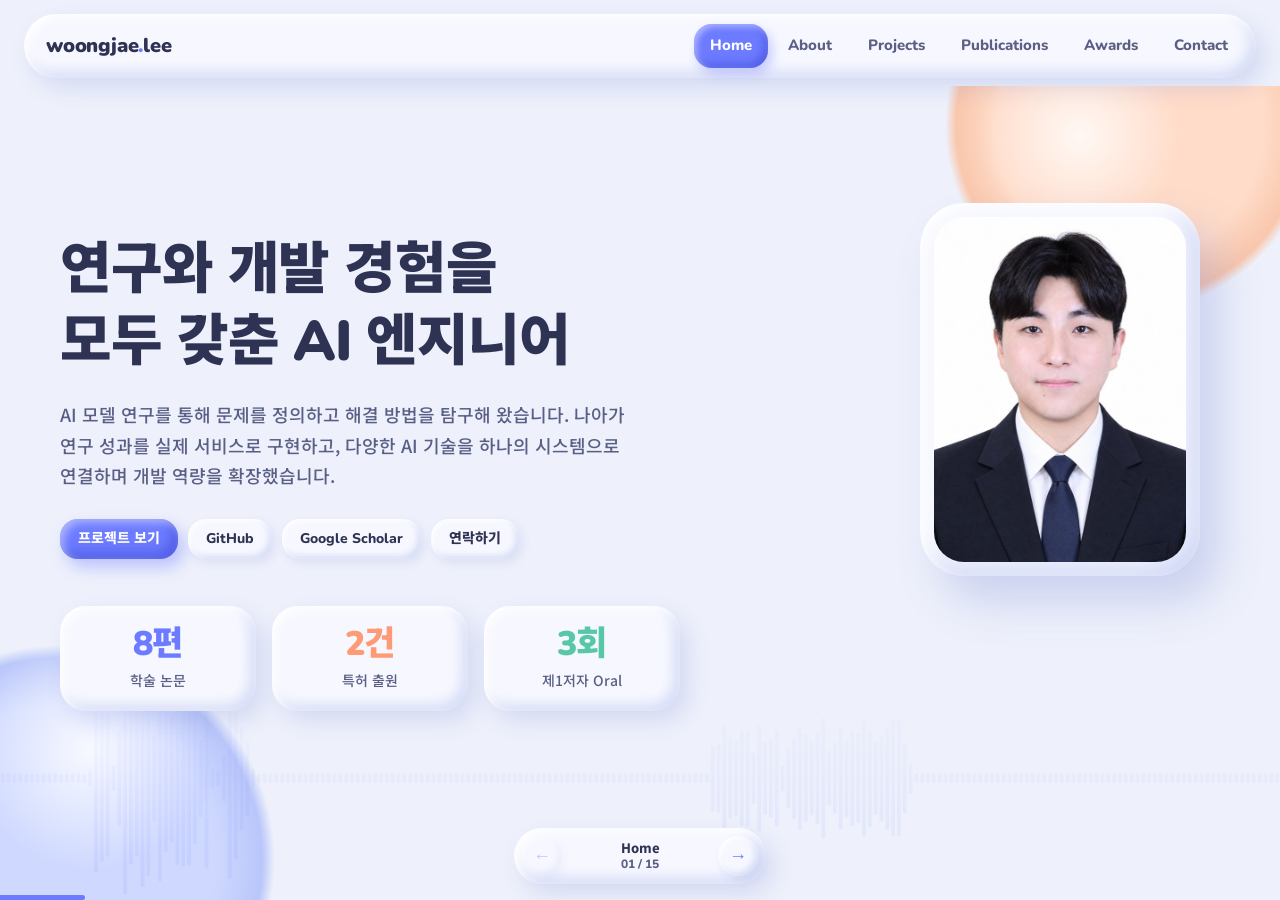
<file: index.html>
<!doctype html>
<html lang="ko">
<head>
<meta charset="utf-8">
<meta name="viewport" content="width=device-width, initial-scale=1, viewport-fit=cover">
<meta name="description" content="이웅재 · 오디오 딥페이크 탐지 연구와 AI 서비스 개발 포트폴리오">
<meta property="og:title" content="Woongjae Lee · AI Research & Engineering">
<meta property="og:description" content="연구와 개발 경험을 모두 갖춘 AI 엔지니어 · 오디오 딥페이크 탐지">
<meta property="og:image" content="img/photo.jpg">
<title>Woongjae Lee</title>
<link rel="preconnect" href="https://fonts.googleapis.com">
<link rel="preconnect" href="https://fonts.gstatic.com" crossorigin>
<link rel="stylesheet" href="https://fonts.googleapis.com/css2?family=Nunito:wght@600;800;900&family=Noto+Sans+KR:wght@400;500;700;900&display=swap">
<title>Woongjae Lee</title>
<link rel="preconnect" href="https://fonts.googleapis.com">
<link rel="preconnect" href="https://fonts.gstatic.com" crossorigin>
<link rel="stylesheet" href="https://fonts.googleapis.com/css2?family=IBM+Plex+Sans+KR:wght@400;500;600;700&family=IBM+Plex+Mono:wght@400;500;600&display=swap">
<title>Woongjae Lee</title>
<link rel="preconnect" href="https://fonts.googleapis.com">
<link rel="preconnect" href="https://fonts.gstatic.com" crossorigin>
<link rel="stylesheet" href="https://fonts.googleapis.com/css2?family=IBM+Plex+Sans+KR:wght@400;500;600;700&family=IBM+Plex+Mono:wght@400;500;600&display=swap">
<title>Woongjae Lee</title>
<link rel="preconnect" href="https://fonts.googleapis.com">
<link rel="preconnect" href="https://fonts.gstatic.com" crossorigin>
<link rel="stylesheet" href="https://fonts.googleapis.com/css2?family=IBM+Plex+Sans+KR:wght@400;500;600;700&family=IBM+Plex+Mono:wght@400;500;600&display=swap">
<title>Woongjae Lee</title>
<link rel="preconnect" href="https://fonts.googleapis.com">
<link rel="preconnect" href="https://fonts.gstatic.com" crossorigin>
<link rel="stylesheet" href="https://fonts.googleapis.com/css2?family=IBM+Plex+Sans+KR:wght@400;500;600;700&family=IBM+Plex+Mono:wght@400;500;600&display=swap">
<title>Woongjae Lee</title>
<link rel="preconnect" href="https://fonts.googleapis.com">
<link rel="preconnect" href="https://fonts.gstatic.com" crossorigin>
<link rel="stylesheet" href="https://fonts.googleapis.com/css2?family=IBM+Plex+Sans+KR:wght@400;500;600;700&family=IBM+Plex+Mono:wght@400;500;600&display=swap">
<title>Woongjae Lee</title>
<link rel="preconnect" href="https://fonts.googleapis.com">
<link rel="preconnect" href="https://fonts.gstatic.com" crossorigin>
<link rel="stylesheet" href="https://fonts.googleapis.com/css2?family=IBM+Plex+Sans+KR:wght@400;500;600;700&family=IBM+Plex+Mono:wght@400;500;600&display=swap">
<title>Woongjae Lee</title>
<link rel="preconnect" href="https://fonts.googleapis.com">
<link rel="preconnect" href="https://fonts.gstatic.com" crossorigin>
<link rel="stylesheet" href="https://fonts.googleapis.com/css2?family=IBM+Plex+Sans+KR:wght@400;500;600;700&family=IBM+Plex+Mono:wght@400;500;600&display=swap">
<title>Woongjae Lee</title>
<link rel="preconnect" href="https://fonts.googleapis.com">
<link rel="preconnect" href="https://fonts.gstatic.com" crossorigin>
<link rel="stylesheet" href="https://fonts.googleapis.com/css2?family=IBM+Plex+Sans+KR:wght@400;500;600;700&family=IBM+Plex+Mono:wght@400;500;600&display=swap">
<title>Woongjae Lee</title>
<link rel="preconnect" href="https://fonts.googleapis.com">
<link rel="preconnect" href="https://fonts.gstatic.com" crossorigin>
<link rel="stylesheet" href="https://fonts.googleapis.com/css2?family=IBM+Plex+Sans+KR:wght@400;500;600;700&family=IBM+Plex+Mono:wght@400;500;600&display=swap">
<title>Woongjae Lee</title>
<link rel="preconnect" href="https://fonts.googleapis.com">
<link rel="preconnect" href="https://fonts.gstatic.com" crossorigin>
<link rel="stylesheet" href="https://fonts.googleapis.com/css2?family=IBM+Plex+Sans+KR:wght@400;500;600;700&family=IBM+Plex+Mono:wght@400;500;600&display=swap">
<title>Woongjae Lee</title>
<link rel="preconnect" href="https://fonts.googleapis.com">
<link rel="preconnect" href="https://fonts.gstatic.com" crossorigin>
<link rel="stylesheet" href="https://fonts.googleapis.com/css2?family=IBM+Plex+Sans+KR:wght@400;500;600;700&family=IBM+Plex+Mono:wght@400;500;600&display=swap">
<title>Woongjae Lee</title>
<link rel="preconnect" href="https://fonts.googleapis.com">
<link rel="preconnect" href="https://fonts.gstatic.com" crossorigin>
<link rel="stylesheet" href="https://fonts.googleapis.com/css2?family=IBM+Plex+Sans+KR:wght@400;500;600;700&family=IBM+Plex+Mono:wght@400;500;600&display=swap">
<title>Woongjae Lee</title>
<link rel="preconnect" href="https://fonts.googleapis.com">
<link rel="preconnect" href="https://fonts.gstatic.com" crossorigin>
<link rel="stylesheet" href="https://fonts.googleapis.com/css2?family=IBM+Plex+Sans+KR:wght@400;500;600;700&family=IBM+Plex+Mono:wght@400;500;600&display=swap">
<title>Woongjae Lee</title>
<link rel="preconnect" href="https://fonts.googleapis.com">
<link rel="preconnect" href="https://fonts.gstatic.com" crossorigin>
<link rel="stylesheet" href="https://fonts.googleapis.com/css2?family=IBM+Plex+Sans+KR:wght@400;500;600;700&family=IBM+Plex+Mono:wght@400;500;600&display=swap">
<title>Woongjae Lee</title>
<link rel="preconnect" href="https://fonts.googleapis.com">
<link rel="preconnect" href="https://fonts.gstatic.com" crossorigin>
<link rel="stylesheet" href="https://fonts.googleapis.com/css2?family=IBM+Plex+Sans+KR:wght@400;500;600;700&family=IBM+Plex+Mono:wght@400;500;600&display=swap">
<title>Woongjae Lee</title>
<link rel="preconnect" href="https://fonts.googleapis.com">
<link rel="preconnect" href="https://fonts.gstatic.com" crossorigin>
<link rel="stylesheet" href="https://fonts.googleapis.com/css2?family=IBM+Plex+Sans+KR:wght@400;500;600;700&family=IBM+Plex+Mono:wght@400;500;600&display=swap">
<title>Woongjae Lee</title>
<link rel="preconnect" href="https://fonts.googleapis.com">
<link rel="preconnect" href="https://fonts.gstatic.com" crossorigin>
<link rel="stylesheet" href="https://fonts.googleapis.com/css2?family=IBM+Plex+Sans+KR:wght@400;500;600;700&family=IBM+Plex+Mono:wght@400;500;600&display=swap">
<title>Woongjae Lee</title>
<link rel="preconnect" href="https://fonts.googleapis.com">
<link rel="preconnect" href="https://fonts.gstatic.com" crossorigin>
<link rel="stylesheet" href="https://fonts.googleapis.com/css2?family=IBM+Plex+Sans+KR:wght@400;500;600;700&family=IBM+Plex+Mono:wght@400;500;600&display=swap">
<title>Woongjae Lee</title>
<link rel="preconnect" href="https://fonts.googleapis.com">
<link rel="preconnect" href="https://fonts.gstatic.com" crossorigin>
<link rel="stylesheet" href="https://fonts.googleapis.com/css2?family=IBM+Plex+Sans+KR:wght@400;500;600;700&family=IBM+Plex+Mono:wght@400;500;600&display=swap">
<title>Woongjae Lee</title>
<link rel="preconnect" href="https://fonts.googleapis.com">
<link rel="preconnect" href="https://fonts.gstatic.com" crossorigin>
<link rel="stylesheet" href="https://fonts.googleapis.com/css2?family=IBM+Plex+Sans+KR:wght@400;500;600;700&family=IBM+Plex+Mono:wght@400;500;600&display=swap">
<title>Woongjae Lee</title>
<link rel="preconnect" href="https://fonts.googleapis.com">
<link rel="preconnect" href="https://fonts.gstatic.com" crossorigin>
<link rel="stylesheet" href="https://fonts.googleapis.com/css2?family=IBM+Plex+Sans+KR:wght@400;500;600;700&family=IBM+Plex+Mono:wght@400;500;600&display=swap">
<title>Woongjae Lee</title>
<link rel="preconnect" href="https://fonts.googleapis.com">
<link rel="preconnect" href="https://fonts.gstatic.com" crossorigin>
<link rel="stylesheet" href="https://fonts.googleapis.com/css2?family=IBM+Plex+Sans+KR:wght@400;500;600;700&family=IBM+Plex+Mono:wght@400;500;600&display=swap">
<title>Woongjae Lee</title>
<link rel="preconnect" href="https://fonts.googleapis.com">
<link rel="preconnect" href="https://fonts.gstatic.com" crossorigin>
<link rel="stylesheet" href="https://fonts.googleapis.com/css2?family=IBM+Plex+Sans+KR:wght@400;500;600;700&family=IBM+Plex+Mono:wght@400;500;600&display=swap">
<title>Woongjae Lee</title>
<link rel="preconnect" href="https://fonts.googleapis.com">
<link rel="preconnect" href="https://fonts.gstatic.com" crossorigin>
<link rel="stylesheet" href="https://fonts.googleapis.com/css2?family=IBM+Plex+Sans+KR:wght@400;500;600;700&family=IBM+Plex+Mono:wght@400;500;600&display=swap">
<title>Woongjae Lee</title>
<link rel="preconnect" href="https://fonts.googleapis.com">
<link rel="preconnect" href="https://fonts.gstatic.com" crossorigin>
<link rel="stylesheet" href="https://fonts.googleapis.com/css2?family=IBM+Plex+Sans+KR:wght@400;500;600;700&family=IBM+Plex+Mono:wght@400;500;600&display=swap">
<title>Woongjae Lee</title>
<link rel="preconnect" href="https://fonts.googleapis.com">
<link rel="preconnect" href="https://fonts.gstatic.com" crossorigin>
<link rel="stylesheet" href="https://fonts.googleapis.com/css2?family=IBM+Plex+Sans+KR:wght@400;500;600;700&family=IBM+Plex+Mono:wght@400;500;600&display=swap">
<title>Woongjae Lee</title>
<link rel="preconnect" href="https://fonts.googleapis.com">
<link rel="preconnect" href="https://fonts.gstatic.com" crossorigin>
<link rel="stylesheet" href="https://fonts.googleapis.com/css2?family=IBM+Plex+Sans+KR:wght@400;500;600;700&family=IBM+Plex+Mono:wght@400;500;600&display=swap">
<title>Woongjae Lee</title>
<link rel="preconnect" href="https://fonts.googleapis.com">
<link rel="preconnect" href="https://fonts.gstatic.com" crossorigin>
<link rel="stylesheet" href="https://fonts.googleapis.com/css2?family=IBM+Plex+Sans+KR:wght@400;500;600;700&family=IBM+Plex+Mono:wght@400;500;600&display=swap">
<style>
html,body{margin:0}
[hidden]{display:none!important}
img{max-width:100%}
/* Layout: single scroll page, sticky top nav, 1080px reading column; each section = label rail + content */
:root{
  --bg:#F4F6F9; --surface:#FFFFFF; --ink:#14213D; --muted:#4A5468; --line:#D6DCE6;
  --accent:#2457D6; --accent-soft:#E3EBFC; --accent-ink:#FFFFFF; --wave-clean:#2457D6; --wave-noise:#9AA6BD;
  --f-display:'IBM Plex Sans KR','Apple SD Gothic Neo','Malgun Gothic',system-ui,sans-serif;
  --f-body:'IBM Plex Sans KR','Apple SD Gothic Neo','Malgun Gothic',system-ui,sans-serif;
  --f-mono:'IBM Plex Mono',ui-monospace,Menlo,Consolas,monospace;
  --radius:14px;
}
@media (prefers-color-scheme: dark){:root:not([data-theme="light"]){
  --bg:#0D1524; --surface:#142035; --ink:#E7ECF5; --muted:#A6B1C6; --line:#25324B;
  --accent:#7EA3F5; --accent-soft:#1B2A48; --accent-ink:#0D1524; --wave-clean:#7EA3F5; --wave-noise:#4B5875; color-scheme:dark}}
:root[data-theme="dark"]{
  --bg:#0D1524; --surface:#142035; --ink:#E7ECF5; --muted:#A6B1C6; --line:#25324B;
  --accent:#7EA3F5; --accent-soft:#1B2A48; --accent-ink:#0D1524; --wave-clean:#7EA3F5; --wave-noise:#4B5875; color-scheme:dark}

*{box-sizing:border-box}
body{background:var(--bg);color:var(--ink);font-family:var(--f-body);font-size:16px;line-height:1.7;-webkit-font-smoothing:antialiased}
a{color:var(--accent);text-decoration:none}
a:hover{text-decoration:underline;text-underline-offset:3px}
a:focus-visible,button:focus-visible{outline:2px solid var(--accent);outline-offset:3px;border-radius:6px}
h1,h2,h3{font-family:var(--f-display);text-wrap:balance;margin:0;line-height:1.3}
p{margin:0}
.wrap{max-width:1080px;margin:0 auto;padding-inline:20px}

/* nav */
.nav{position:sticky;top:env(safe-area-inset-top,0px);z-index:10;background:color-mix(in srgb,var(--bg) 88%,transparent);backdrop-filter:blur(10px);border-bottom:1px solid var(--line)}
.nav .wrap{display:flex;align-items:center;justify-content:space-between;gap:16px;height:60px}
.brand{font-family:var(--f-mono);font-weight:600;font-size:15px;color:var(--ink);white-space:nowrap}
.brand span{color:var(--accent)}
.nav ul{display:flex;gap:4px;list-style:none;margin:0;padding:0;overflow-x:auto;scrollbar-width:none}
.nav ul::-webkit-scrollbar{display:none}
.nav a.link{display:block;padding:6px 10px;border-radius:8px;color:var(--muted);font-size:14px;white-space:nowrap}
.nav a.link:hover{color:var(--ink);background:var(--accent-soft);text-decoration:none}
@media (max-width:760px){.nav ul{display:none}}

/* hero */
.hero{padding-block:72px 40px}
.hero-grid{display:grid;grid-template-columns:minmax(0,1fr) 240px;gap:48px;align-items:center}
.eyebrow{font-size:13px;color:var(--accent);font-weight:600}
.hero h1{font-size:clamp(34px,5.4vw,56px);font-weight:700;letter-spacing:-.02em;margin-top:14px}
.hero .lede{margin-top:20px;font-size:18px;color:var(--muted);max-width:60ch}
.hero .lede strong{color:var(--ink);font-weight:600}
.cta{display:flex;flex-wrap:wrap;gap:10px;margin-top:28px}
.btn{display:inline-flex;align-items:center;gap:8px;padding:10px 16px;border-radius:10px;border:1px solid var(--line);background:var(--surface);color:var(--ink);font:500 14px var(--f-body);cursor:pointer}
.btn:hover{border-color:var(--accent);text-decoration:none}
.btn.primary{background:var(--accent);border-color:var(--accent);color:var(--accent-ink)}
.photo{width:240px;aspect-ratio:3/4;max-width:100%;border-radius:var(--radius);object-fit:cover;border:1px solid var(--line)}
@media (max-width:760px){.hero-grid{grid-template-columns:1fr}.photo{width:160px}.hero{padding-block:40px 24px}}

/* stats */
.stats{display:grid;grid-template-columns:repeat(4,minmax(0,1fr));border-top:2px solid var(--ink);border-bottom:1px solid var(--line);margin-top:32px}
.stat{padding:18px 4px}
.stat .n{font-family:var(--f-mono);font-size:30px;font-weight:600;color:var(--accent);font-variant-numeric:tabular-nums;line-height:1.2}
.stat .l{font-size:13px;color:var(--muted);margin-top:4px}
@media (max-width:760px){.stats{grid-template-columns:repeat(2,minmax(0,1fr))}}

/* sections */
section.block{padding-block:72px;border-top:1px solid var(--line)}
.sec-head{display:flex;flex-direction:column;gap:8px;margin-bottom:32px}
.sec-head h2{font-size:clamp(26px,3.4vw,34px);font-weight:700;letter-spacing:-.01em}
.sec-head p{color:var(--muted);max-width:65ch}

/* about */
.about-grid{display:grid;grid-template-columns:minmax(0,1fr) minmax(0,1fr);gap:40px}
@media (max-width:760px){.about-grid{grid-template-columns:1fr}}
.kv{display:flex;flex-direction:column;gap:18px}
.kv h3{font-size:13px;color:var(--accent);font-weight:600;margin-bottom:4px}
.kv p,.kv li{color:var(--ink)}
.kv .sub{color:var(--muted);font-size:14px}
.kv ul{margin:0;padding-left:18px}
.timeline{list-style:none;margin:0;padding:0;border-left:2px solid var(--line)}
.timeline li{position:relative;padding:0 0 20px 22px}
.timeline li::before{content:"";position:absolute;left:-7px;top:8px;width:12px;height:12px;border-radius:50%;background:var(--bg);border:2px solid var(--accent)}
.timeline li.now::before{background:var(--accent)}
.timeline .when{font-family:var(--f-mono);font-size:13px;color:var(--muted);font-variant-numeric:tabular-nums}
.timeline .what{font-weight:600}
.timeline .note{font-size:14px;color:var(--muted)}

/* competencies */
.comp{display:grid;grid-template-columns:repeat(3,minmax(0,1fr));gap:16px}
@media (max-width:860px){.comp{grid-template-columns:1fr}}
.comp a.card{display:flex;flex-direction:column;gap:10px;padding:24px;border:1px solid var(--line);border-radius:var(--radius);background:var(--surface);color:var(--ink)}
.comp a.card:hover{border-color:var(--accent);text-decoration:none}
.comp .tag{font-size:12px;color:var(--accent);font-weight:600}
.comp h3{font-size:20px}
.comp ul{margin:0;padding-left:18px;color:var(--muted);font-size:15px}
.comp .go{margin-top:auto;font-size:14px;color:var(--accent)}

/* projects */
.project{display:flex;flex-direction:column;gap:24px;padding-block:40px;border-top:1px dashed var(--line)}
.project:first-of-type{border-top:none;padding-top:0}
.p-meta{display:flex;flex-wrap:wrap;gap:8px;align-items:center}
.chip{font-family:var(--f-mono);font-size:12px;padding:3px 10px;border-radius:999px;border:1px solid var(--line);color:var(--muted);white-space:nowrap}
.chip.hl{background:var(--accent-soft);border-color:transparent;color:var(--accent)}
.project h3{font-size:clamp(22px,2.8vw,28px);font-weight:700}
.project .summary{color:var(--muted);font-size:17px;max-width:68ch}
.par{display:grid;grid-template-columns:repeat(3,minmax(0,1fr));gap:16px}
@media (max-width:860px){.par{grid-template-columns:1fr}}
.par div{padding:18px 20px;background:var(--surface);border:1px solid var(--line);border-radius:12px;min-width:0}
.par h4{margin:0 0 6px;font-size:13px;color:var(--accent);font-weight:600}
.par p,.par li{font-size:15px}
.par ul{margin:0;padding-left:18px}
figure{margin:0;display:flex;flex-direction:column;gap:8px}
figure img{width:100%;max-width:100%;border:1px solid var(--line);border-radius:12px;background:#FFFFFF;display:block}
figcaption{font-size:13px;color:var(--muted)}
.fig2{display:grid;grid-template-columns:minmax(0,1fr) minmax(0,1fr);gap:16px;align-items:start}
@media (max-width:760px){.fig2{grid-template-columns:1fr}}
.links{display:flex;flex-wrap:wrap;gap:8px}
.stack{font-family:var(--f-mono);font-size:13px;color:var(--muted)}
.stack b{color:var(--ink);font-weight:500}

video{width:100%;max-width:100%;display:block;border:1px solid var(--line);border-radius:12px;background:#0D1524}
.chip.wip{border-style:dashed;color:var(--ink)}
.tbl-wrap{overflow-x:auto;background:var(--surface);border:1px solid var(--line);border-radius:12px;padding:18px 20px}
.tbl-wrap h4{margin:0 0 4px;font-size:14px;font-weight:600}
.tbl-wrap .cap{font-size:13px;color:var(--muted);margin-bottom:12px;max-width:72ch}
table.res{border-collapse:collapse;width:100%;min-width:640px;font-size:14px;font-variant-numeric:tabular-nums}
table.res th,table.res td{padding:8px 12px;border-bottom:1px solid var(--line);text-align:right;white-space:nowrap}
table.res th:first-child,table.res td:first-child{text-align:left}
table.res thead th{font-family:var(--f-mono);font-size:12px;font-weight:500;color:var(--muted)}
table.res thead tr:first-child th{border-bottom:none;padding-bottom:0;color:var(--ink);font-family:var(--f-body);font-size:13px;font-weight:600}
table.res td{font-family:var(--f-mono)}
table.res:not(.safe) td:nth-child(4),table.res:not(.safe) td:nth-child(6),table.res:not(.safe) td:nth-child(8){color:var(--accent);font-weight:600}
table.res tr.grp td{text-align:left;font-family:var(--f-body);font-size:12px;font-weight:600;letter-spacing:.04em;color:var(--muted);background:var(--bg);padding-top:10px}
table.res tr.grp + tr td{border-top:none}
table.res tr.ours td{background:var(--accent-soft);color:var(--accent);font-weight:600}
table.res td.best{font-weight:700;text-decoration:underline;text-underline-offset:3px}
/* bars */
.bars{display:grid;grid-template-columns:minmax(0,1fr) minmax(0,1fr);gap:24px;background:var(--surface);border:1px solid var(--line);border-radius:12px;padding:20px 22px}
@media (max-width:760px){.bars{grid-template-columns:1fr}}
.bars h4{margin:0 0 10px;font-size:14px;font-weight:600}
.bar{display:grid;grid-template-columns:72px minmax(0,1fr) 48px;gap:10px;align-items:center;font-size:13px;margin-bottom:8px}
.bar .lbl{color:var(--muted)}
.bar .track{height:12px;background:var(--accent-soft);border-radius:4px;overflow:hidden}
.bar .fill{height:100%;background:var(--wave-noise);border-radius:4px}
.bar.ours .fill{background:var(--accent)}
.bar.ours .lbl,.bar.ours .v{color:var(--accent);font-weight:600}
.bar .v{font-family:var(--f-mono);font-variant-numeric:tabular-nums;text-align:right}
.bars .note{grid-column:1/-1;font-size:13px;color:var(--muted)}

/* steps */
.steps{list-style:none;margin:0;padding:0;display:grid;grid-template-columns:repeat(auto-fit,minmax(150px,1fr));gap:10px;counter-reset:s}
.steps li{counter-increment:s;padding:14px 16px;background:var(--surface);border:1px solid var(--line);border-radius:10px;font-size:14px}
.steps li::before{content:counter(s,decimal-leading-zero);display:block;font-family:var(--f-mono);font-size:12px;color:var(--accent);margin-bottom:4px}
.steps li b{display:block}
.steps li span{color:var(--muted);font-size:13px}

/* publications */
.filters{display:flex;flex-wrap:wrap;gap:8px;margin-bottom:20px}
.filters button{font:500 13px var(--f-body);padding:6px 14px;border-radius:999px;border:1px solid var(--line);background:var(--surface);color:var(--muted);cursor:pointer}
.filters button[aria-pressed="true"]{background:var(--accent);border-color:var(--accent);color:var(--accent-ink)}
.pubs{list-style:none;margin:0;padding:0;display:flex;flex-direction:column}
.pubs li{display:grid;grid-template-columns:120px minmax(0,1fr);gap:16px;padding:16px 0;border-top:1px solid var(--line)}
.pubs li:last-child{border-bottom:1px solid var(--line)}
.pubs .venue{font-family:var(--f-mono);font-size:13px;color:var(--muted)}
.pubs .t{font-weight:600}
.pubs .badges{display:flex;flex-wrap:wrap;gap:6px;margin-top:6px}
@media (max-width:600px){.pubs li{grid-template-columns:1fr;gap:4px}}

/* repos */
.repos{display:grid;grid-template-columns:repeat(3,minmax(0,1fr));gap:16px}
@media (max-width:860px){.repos{grid-template-columns:1fr}}
.repo{display:flex;flex-direction:column;gap:10px;padding:20px;border:1px solid var(--line);border-radius:var(--radius);background:var(--surface);color:var(--ink);min-width:0}
.repo:hover{border-color:var(--accent);text-decoration:none}
.repo .name{font-family:var(--f-mono);font-weight:600;font-size:15px;color:var(--accent);overflow-wrap:anywhere}
.repo p{color:var(--muted);font-size:14px}
.repo .p-meta{margin-top:auto}

/* awards */
.awards{display:grid;grid-template-columns:repeat(3,minmax(0,1fr));gap:16px;margin-bottom:32px}
@media (max-width:860px){.awards{grid-template-columns:1fr}}
.award{padding:20px;border-radius:var(--radius);border:1px solid var(--line);background:var(--surface)}
.award.top{background:var(--accent);border-color:var(--accent);color:var(--accent-ink)}
.award .y{font-family:var(--f-mono);font-size:12px;opacity:.85}
.award h3{font-size:18px;margin-top:6px}
.award p{font-size:14px;margin-top:6px;opacity:.9}
.two{display:grid;grid-template-columns:minmax(0,1fr) minmax(0,1fr);gap:40px}
@media (max-width:760px){.two{grid-template-columns:1fr}}
.two h3{font-size:16px;margin-bottom:12px}
.two ul{margin:0;padding-left:18px;color:var(--ink)}
.two li{margin-bottom:6px}
.glist{list-style:none;padding:0;margin:0}
.glist li{display:grid;grid-template-columns:120px minmax(0,1fr);gap:12px;padding:8px 0;border-top:1px solid var(--line)}
.glist li b{font-family:var(--f-mono);font-size:13px;font-weight:500}

/* contact */
.contact{display:flex;flex-direction:column;gap:20px;align-items:flex-start}
.contact .big{font-size:clamp(24px,3.4vw,34px);font-weight:700;font-family:var(--f-display)}
.mail{display:flex;flex-wrap:wrap;gap:10px;align-items:center}
.mail code{font-family:var(--f-mono);font-size:16px;padding:10px 14px;border:1px solid var(--line);border-radius:10px;background:var(--surface);user-select:all}
.status{font-size:13px;color:var(--muted);min-height:1.2em}
footer{padding-block:32px;border-top:1px solid var(--line);color:var(--muted);font-size:13px}

/* horizontal deck */
html,body{height:100%}
body{display:flex;flex-direction:column;overflow:hidden}
.nav{position:relative;top:auto;flex:0 0 auto}
.deck{flex:1 1 auto;min-height:0;display:flex;overflow-x:auto;overflow-y:hidden;scroll-snap-type:x mandatory;scrollbar-width:none;overscroll-behavior-x:contain}
.deck::-webkit-scrollbar{display:none}
.slide{flex:0 0 100%;width:100%;height:100%;overflow-y:auto;scroll-snap-align:start;scroll-snap-stop:always;display:flex;flex-direction:column;padding-block:40px 104px}
.slide>.wrap{margin-block:auto;width:100%}
.wrap{max-width:1200px}
.hero{padding-block:40px 104px}
.pgrid{display:grid;grid-template-columns:minmax(0,1fr) minmax(0,1.15fr);gap:32px;align-items:start;margin-top:14px}
.pcol{display:flex;flex-direction:column;gap:18px;min-width:0}
.pgrid .par{grid-template-columns:1fr;gap:10px}
.pgrid .par div{padding:14px 16px}
.pgrid .fig2{grid-template-columns:1fr}
.pgrid .bars{grid-template-columns:1fr}
.pgrid h3{font-size:clamp(22px,2.4vw,28px);font-weight:700}
@media (max-width:900px){.pgrid{grid-template-columns:1fr}}
.controls{position:fixed;left:50%;transform:translateX(-50%);bottom:calc(16px + env(safe-area-inset-bottom,0px));z-index:20;display:flex;align-items:center;gap:12px;padding:6px;border:1px solid var(--line);border-radius:999px;background:color-mix(in srgb,var(--surface) 92%,transparent);backdrop-filter:blur(10px);box-shadow:0 6px 24px rgba(13,21,36,.12)}
.arrow{width:40px;height:40px;border-radius:50%;border:1px solid var(--line);background:var(--bg);color:var(--ink);font-size:18px;cursor:pointer}
.arrow:hover:not(:disabled){border-color:var(--accent);color:var(--accent)}
.arrow:disabled{opacity:.35;cursor:default}
.pos{display:flex;flex-direction:column;align-items:center;min-width:132px;line-height:1.25}
.ptitle{font-size:13px;font-weight:600;color:var(--ink);white-space:nowrap;max-width:160px;overflow:hidden;text-overflow:ellipsis}
.pnum{font-family:var(--f-mono);font-size:12px;color:var(--muted);font-variant-numeric:tabular-nums}
.progress{position:fixed;left:0;right:0;bottom:0;height:3px;background:transparent;z-index:19}
.progress span{display:block;height:100%;width:0;background:var(--accent);transition:width .25s}
.nav a.link.on{color:var(--accent);background:var(--accent-soft)}
.copy{font-size:13px;color:var(--muted);margin-top:24px}
@media (prefers-reduced-motion: reduce){.progress span{transition:none}}

/* project slides v2 */
.wrap.wide{max-width:1360px}
.comp ul{font-size:15px}
.wrap.pslide{max-width:1280px;display:flex;flex-direction:column;gap:22px}
.phead{display:flex;flex-direction:column;gap:10px}
.pmeta{display:flex;flex-wrap:wrap;align-items:center;gap:8px}
.pmeta .eyebrow{margin-right:8px}
.phead h2{font-size:clamp(26px,3vw,36px);font-weight:700;letter-spacing:-.01em;display:flex;flex-wrap:wrap;align-items:baseline;gap:4px 14px}
.psub{font-size:clamp(16px,1.6vw,20px);font-weight:500;color:var(--muted)}
.phead .summary{color:var(--muted);font-size:16px;max-width:80ch}
.split{display:grid;grid-template-columns:minmax(0,1fr) minmax(0,1.15fr);gap:36px;align-items:start}
.split.center{align-items:center}
.slide>.wrap.pslide{margin-top:16px!important;margin-bottom:auto!important}
.split .col{display:flex;flex-direction:column;gap:18px;min-width:0}
.col.media{gap:14px}
@media (max-width:900px){.split{grid-template-columns:1fr}}
.panel{background:var(--surface);border:1px solid var(--line);border-radius:14px;padding:14px;gap:10px}
.panel img,.panel video{border:none;border-radius:8px;width:100%;max-height:52vh;object-fit:contain;background:#FFFFFF}
.panel.wide img{max-height:240px}
.par3{display:grid;grid-template-columns:repeat(3,minmax(0,1fr));gap:16px}
@media (max-width:900px){.par3{grid-template-columns:1fr}}
.par3 div{border-top:2px solid var(--accent);padding-top:12px}
.par3 h4,.pdl dt{margin:0 0 6px;font-size:13px;color:var(--accent);font-weight:600}
.par3 p{font-size:15px;color:var(--ink)}
.pdl{margin:0;display:flex;flex-direction:column}
.pdl>div{display:grid;grid-template-columns:96px minmax(0,1fr);gap:12px;padding:14px 0;border-top:1px solid var(--line)}
.pdl>div:last-child{border-bottom:1px solid var(--line)}
.pdl dt{margin:2px 0 0}
.pdl dd{margin:0;font-size:15px}
.tiles{display:grid;grid-template-columns:repeat(3,minmax(0,1fr));gap:12px}
.tile{display:flex;flex-direction:column;gap:6px;padding:18px;border:1px solid var(--line);border-radius:12px;background:var(--surface)}
.tile b{font-family:var(--f-mono);font-size:30px;line-height:1.1;color:var(--ink)}
.tile span{font-size:13px;color:var(--muted)}
.tile.hl{background:var(--accent);border-color:var(--accent)}
.tile.hl b,.tile.hl span{color:var(--accent-ink)}
.takeaways{margin:0;padding-left:18px;font-size:15px;display:flex;flex-direction:column;gap:4px}
.tbl-wrap{overflow:visible}
table.res{min-width:0;font-size:13.5px;table-layout:auto}
table.res th,table.res td{padding:8px 8px}
table.res.flex td:nth-child(2),table.res.flex td:nth-child(4),table.res.flex td:nth-child(6){color:var(--accent);font-weight:600}
table.res.safe th:not(:first-child),table.res.safe td:not(:first-child){text-align:right}
.flow{display:flex;flex-direction:column;align-items:stretch;gap:6px;padding:20px;border:1px solid var(--line);border-radius:14px;background:var(--surface)}
.fl-row{display:grid;grid-template-columns:1fr 1fr;gap:12px}
.node{display:flex;flex-direction:column;gap:2px;padding:12px 16px;border:1px solid var(--line);border-radius:10px;background:var(--bg)}
.node small{font-size:11px;color:var(--muted)}
.node b{font-size:15px;font-weight:600}
.node.core{background:var(--accent);border-color:var(--accent)}
.node.core small,.node.core b{color:var(--accent-ink)}
.node.store{background:var(--accent-soft);border-color:transparent}
.node.out{border:2px solid var(--accent)}
.node.sched{border-style:dashed}
.arrow-d{text-align:center;color:var(--accent);font-size:18px;line-height:1}
.arrow-d.split2{display:grid;grid-template-columns:1fr 1fr}
.col.media .panel{padding:10px}
.col.media{gap:12px}
.col.media .panel img,.col.media .panel video{max-height:23vh}
.col.media .panel figcaption{margin-top:6px}
.pubs li{padding:11px 0}
.pubs .badges{margin-top:4px}
table.res.flex th,table.res.flex td{text-align:center}
table.res.flex td:first-child,table.res.flex th:first-child{text-align:left}
.svc-shot{padding:10px}
.svc-shot img{max-height:26vh;width:100%}
.svc-shot figcaption{margin-top:4px}
.tiles.vert{grid-template-columns:1fr}
.tiles.vert .tile{flex-direction:row;align-items:baseline;gap:14px;padding:16px 18px}
.tiles.vert .tile b{min-width:110px}
.split.dna-res{grid-template-columns:minmax(0,.8fr) minmax(0,1.4fr)}
.split.dna-res .bars{grid-template-columns:1fr;gap:26px;padding:30px 32px}
.split.dna-res .bars h4{font-size:16px;margin-bottom:14px}
.split.dna-res .bar{font-size:15px;margin-bottom:14px;grid-template-columns:84px minmax(0,1fr) 56px}
.split.dna-res .bar .track{height:20px}
.split.dna-res .tiles.vert .tile{padding:22px 20px}
.split.dna-res .tiles.vert .tile b{font-size:34px}
.repos.mini{grid-template-columns:repeat(2,minmax(0,1fr));max-width:760px;width:100%}
.repos.mini .repo{padding:14px 16px;gap:6px}
.repos.mini .repo p{font-size:13px}
.contact .repos .chip{font-size:11px}
.par3.two{grid-template-columns:repeat(2,minmax(0,1fr));gap:28px}
.intro-small{margin-top:16px;padding:10px}
.intro-small img{max-height:21vh}
.bars.one{grid-template-columns:1fr}
.bars.one{padding:14px 18px}
.bars.one .bar{grid-template-columns:110px minmax(0,1fr) 52px;margin-bottom:5px}
.bars.one .note{font-size:12px}
#p-flex-result .col:last-child .panel img{max-height:20vh}
#p-flex-result .col:last-child .panel{padding:12px}
.note-p{font-size:14px;color:var(--muted);line-height:1.6}
.split.dna-res .tiles.vert .tile b{font-size:26px;min-width:160px;white-space:nowrap}
#p-safe-result .tile{flex-direction:column;align-items:flex-start;gap:4px}
.split.pa{grid-template-columns:1fr 1fr;gap:32px}
.split.pa .col{gap:14px}
.split.pa .pdl>div{border-top:none;padding-top:0}
.split.pa .pdl>div:last-child{border-bottom:1px solid var(--line);padding-bottom:14px}
.split.pa .panel img{max-height:40vh;width:100%}
.head-links{margin-top:12px}
.result-line{margin-top:18px}
.result-line>div{grid-template-columns:96px minmax(0,1fr)}
.split.figs{grid-template-columns:minmax(0,.95fr) minmax(0,1.05fr);align-items:start}
.split.figs .col{gap:14px}
.split.figs .panel{padding:10px}
.split.figs .panel img{max-height:22vh;width:100%}
#p-dna .split.figs .panel img{max-height:18vh}
.split.figs .panel figcaption{font-size:12px}
#p-dna .head-links{margin-top:6px}
.split.figs .panel figcaption{margin-top:6px}
.result-line{margin-top:0;margin-bottom:18px}
.figrow{display:grid;grid-template-columns:minmax(0,1fr) minmax(0,1fr);gap:20px;align-items:stretch}
.figrow .panel{padding:12px;display:flex;flex-direction:column;justify-content:center}
.figrow .panel img{max-height:34vh;width:100%}
.figrow .panel figcaption{margin-top:8px;font-size:12px}
#p-dna .figrow,#p-dna .par3.two{grid-template-columns:minmax(0,.9fr) minmax(0,1.1fr)}
.figrow+.par3.two{gap:20px}

/* ---- dark bookend slides */
.slide.dark{--bg:#14213D;--surface:#1B2B4F;--ink:#F3F6FB;--muted:#B5C0D6;--line:#2E3F63;--accent:#8FB0F7;--accent-soft:#24396A;--accent-ink:#14213D;background:var(--bg);color:var(--ink)}
.slide.dark .btn.primary{background:#2563EB;border-color:#2563EB;color:#FFFFFF}
.slide.dark .stats{border-top-color:#8FB0F7}
.slide.dark .stat .n{color:#FFFFFF}
.slide.dark .photo{border:none;box-shadow:0 12px 40px rgba(0,0,0,.35)}
.slide.dark .mail code{background:var(--surface);border-color:var(--line)}
.slide.dark .repo{background:var(--surface);border:none}
.slide.dark .repo:hover{background:#223662}
.slide.dark .copy{color:var(--muted)}
/* ---- fewer boxes */
.tile{border:none;background:#EDF1F8}
.tile.hl{background:var(--accent)}
.tbl-wrap,.bars{border:none;box-shadow:0 1px 0 rgba(20,33,61,.04),0 8px 24px -16px rgba(20,33,61,.18)}
.repo{border:none;box-shadow:0 8px 24px -16px rgba(20,33,61,.18)}
.card{border:none;box-shadow:0 8px 24px -16px rgba(20,33,61,.18)}
.btn{border-color:transparent;background:var(--accent-soft);color:var(--accent)}
.btn:hover{background:var(--accent);color:#fff}
.chip{border-color:transparent;background:#EDF1F8}
.slide.dark .chip{background:var(--surface);color:var(--muted)}
.mail code{border:none;background:var(--surface)}
.pubs li{border-color:var(--line)}
.on-dark .controls{background:rgba(27,43,79,.92);border-color:#2E3F63;color:#F3F6FB;box-shadow:0 6px 24px rgba(0,0,0,.4)}
.on-dark .controls button{background:#24396A;border-color:transparent;color:#F3F6FB}
.on-dark .controls button:disabled{opacity:.35}
.on-dark .controls *{color:#F3F6FB}
.on-dark .controls button{color:#F3F6FB}
.on-dark .nav{background:rgba(20,33,61,.9);border-bottom-color:#2E3F63}
.on-dark .nav .brand,.on-dark .nav a.link{color:#F3F6FB}
.on-dark .nav a.link{color:#B5C0D6}
.on-dark .nav a.link.on,.on-dark .nav a.link:hover{background:#24396A;color:#F3F6FB}
.ugrid{display:grid;grid-template-columns:1fr 1fr;gap:16px}
.ucard{background:var(--surface);border-radius:14px;padding:18px 20px;display:flex;flex-direction:column;gap:8px;box-shadow:0 8px 24px -16px rgba(20,33,61,.18)}
.ucard h3{font-size:17px;display:flex;align-items:center;gap:8px;flex-wrap:wrap}
.ucard h3 .chip{font-size:11px}
.ucard p{font-size:14px;color:var(--muted);margin:0;line-height:1.6}
.ucard .eyebrow{font-size:11px}
.ucard .p-meta{margin-top:auto;display:flex;flex-wrap:wrap;gap:6px}
.ucard .p-meta .chip{font-size:11px}
.repos.mini{grid-template-columns:minmax(0,380px)}
.edu2{margin-top:8px}
.next-line{margin-top:14px;font-size:14px;color:var(--muted)}
.next-line a{font-weight:600}
.result-line.bottom{margin-top:18px;margin-bottom:0}

/* ---- motion: one orchestrated entrance on the first slide, bars grow on result pages */
.js .slide.hero .wrap>*,.js .slide.hero .hero-grid>*{opacity:0;transform:translateY(14px);transition:opacity .6s cubic-bezier(.2,.7,.2,1),transform .6s cubic-bezier(.2,.7,.2,1)}
.js .slide.hero.in .wrap>*,.js .slide.hero.in .hero-grid>*{opacity:1;transform:none}
.js .slide.hero.in .hero-grid>*:nth-child(1){transition-delay:.1s}
.js .slide.hero.in .hero-grid>*:nth-child(2){transition-delay:.3s}
.js .slide.hero.in .wrap>.stats{transition-delay:.5s}
.js .slide.hero .hero-wave{opacity:0;transition:opacity 1.2s ease .2s}
.js .slide.hero.in .hero-wave{opacity:.2}
.js .slide.in .bar .fill{transition:width .9s cubic-bezier(.2,.7,.2,1) .3s}
.js .slide:not(.in) .bar .fill{width:0!important}
.btn,.nav a.link,.controls button{transition:background .2s ease,color .2s ease}
.hero{position:relative;overflow:hidden}
.hero-wave{position:absolute;left:0;right:0;bottom:0;width:100%;height:30%;opacity:.2;pointer-events:none;-webkit-mask-image:linear-gradient(to top,rgba(0,0,0,.9),rgba(0,0,0,0));mask-image:linear-gradient(to top,rgba(0,0,0,.9),rgba(0,0,0,0))}
.hero .wrap{position:relative}
@media (prefers-reduced-motion:reduce){
  .js .slide.hero .wrap>*,.js .slide.hero .hero-grid>*,.js .slide.hero .hero-wave{opacity:1!important;transform:none!important;transition:none!important}
  .js .slide.hero.in .hero-wave{opacity:.22!important}
  .js .slide:not(.in) .bar .fill{width:auto!important}
}

/* ---- quiet background for light slides: faint echo of the hero waveform + soft corner tint */
.slide:not(.dark){background-color:var(--bg);background-image:radial-gradient(900px 420px at 100% 0%,rgba(36,87,214,.07),transparent 70%),url("data:image/svg+xml,%3Csvg xmlns=%22http://www.w3.org/2000/svg%22 viewBox=%220 0 1320 220%22 preserveAspectRatio=%22none%22%3E%3Cg fill=%22rgba(36,87,214,0.07)%22%3E%3Crect x=%221.0%22 y=%22105.8%22 width=%224.0%22 height=%228.4%22 rx=%221.5%22/%3E%3Crect x=%227.0%22 y=%22105.8%22 width=%224.0%22 height=%228.4%22 rx=%221.5%22/%3E%3Crect x=%2213.0%22 y=%22105.8%22 width=%224.0%22 height=%228.4%22 rx=%221.5%22/%3E%3Crect x=%2219.0%22 y=%22105.8%22 width=%224.0%22 height=%228.4%22 rx=%221.5%22/%3E%3Crect x=%2225.0%22 y=%22105.8%22 width=%224.0%22 height=%228.4%22 rx=%221.5%22/%3E%3Crect x=%2231.0%22 y=%22105.8%22 width=%224.0%22 height=%228.4%22 rx=%221.5%22/%3E%3Crect x=%2237.0%22 y=%22105.8%22 width=%224.0%22 height=%228.4%22 rx=%221.5%22/%3E%3Crect x=%2243.0%22 y=%22105.8%22 width=%224.0%22 height=%228.4%22 rx=%221.5%22/%3E%3Crect x=%2249.0%22 y=%22105.8%22 width=%224.0%22 height=%228.4%22 rx=%221.5%22/%3E%3Crect x=%2255.0%22 y=%22105.8%22 width=%224.0%22 height=%228.4%22 rx=%221.5%22/%3E%3Crect x=%2261.0%22 y=%22105.8%22 width=%224.0%22 height=%228.4%22 rx=%221.5%22/%3E%3Crect x=%2267.0%22 y=%22105.8%22 width=%224.0%22 height=%228.4%22 rx=%221.5%22/%3E%3Crect x=%2273.0%22 y=%22105.8%22 width=%224.0%22 height=%228.4%22 rx=%221.5%22/%3E%3Crect x=%2279.0%22 y=%22105.8%22 width=%224.0%22 height=%228.4%22 rx=%221.5%22/%3E%3Crect x=%2285.0%22 y=%22105.8%22 width=%224.0%22 height=%228.4%22 rx=%221.5%22/%3E%3Crect x=%2291.0%22 y=%22102.9%22 width=%224.0%22 height=%2214.3%22 rx=%221.5%22/%3E%3Crect x=%2297.0%22 y=%2225.0%22 width=%224.0%22 height=%22170.1%22 rx=%221.5%22/%3E%3Crect x=%22103.0%22 y=%2234.7%22 width=%224.0%22 height=%22150.5%22 rx=%221.5%22/%3E%3Crect x=%22109.0%22 y=%2239.1%22 width=%224.0%22 height=%22141.8%22 rx=%221.5%22/%3E%3Crect x=%22115.0%22 y=%2298.2%22 width=%224.0%22 height=%2223.6%22 rx=%221.5%22/%3E%3Crect x=%22121.0%22 y=%2267.0%22 width=%224.0%22 height=%2286.0%22 rx=%221.5%22/%3E%3Crect x=%22127.0%22 y=%225.5%22 width=%224.0%22 height=%22209.0%22 rx=%221.5%22/%3E%3Crect x=%22133.0%22 y=%2232.2%22 width=%224.0%22 height=%22155.7%22 rx=%221.5%22/%3E%3Crect x=%22139.0%22 y=%2240.2%22 width=%224.0%22 height=%22139.6%22 rx=%221.5%22/%3E%3Crect x=%22145.0%22 y=%2212.3%22 width=%224.0%22 height=%22195.4%22 rx=%221.5%22/%3E%3Crect x=%22151.0%22 y=%2221.5%22 width=%224.0%22 height=%22177.0%22 rx=%221.5%22/%3E%3Crect x=%22157.0%22 y=%2271.3%22 width=%224.0%22 height=%2277.4%22 rx=%221.5%22/%3E%3Crect x=%22163.0%22 y=%2217.2%22 width=%224.0%22 height=%22185.7%22 rx=%221.5%22/%3E%3Crect x=%22169.0%22 y=%2243.2%22 width=%224.0%22 height=%22133.6%22 rx=%221.5%22/%3E%3Crect x=%22175.0%22 y=%2251.9%22 width=%224.0%22 height=%22116.2%22 rx=%221.5%22/%3E%3Crect x=%22181.0%22 y=%2231.7%22 width=%224.0%22 height=%22156.7%22 rx=%221.5%22/%3E%3Crect x=%22187.0%22 y=%2230.5%22 width=%224.0%22 height=%22159.1%22 rx=%221.5%22/%3E%3Crect x=%22193.0%22 y=%2231.0%22 width=%224.0%22 height=%22158.1%22 rx=%221.5%22/%3E%3Crect x=%22199.0%22 y=%2250.8%22 width=%224.0%22 height=%22118.4%22 rx=%221.5%22/%3E%3Crect x=%22205.0%22 y=%2274.9%22 width=%224.0%22 height=%2270.2%22 rx=%221.5%22/%3E%3Crect x=%22211.0%22 y=%2228.5%22 width=%224.0%22 height=%22163.0%22 rx=%221.5%22/%3E%3Crect x=%22217.0%22 y=%22101.8%22 width=%224.0%22 height=%2216.4%22 rx=%221.5%22/%3E%3Crect x=%22223.0%22 y=%22102.9%22 width=%224.0%22 height=%2214.2%22 rx=%221.5%22/%3E%3Crect x=%22229.0%22 y=%2289.0%22 width=%224.0%22 height=%2241.9%22 rx=%221.5%22/%3E%3Crect x=%22235.0%22 y=%2219.9%22 width=%224.0%22 height=%22180.3%22 rx=%221.5%22/%3E%3Crect x=%22241.0%22 y=%2236.8%22 width=%224.0%22 height=%22146.4%22 rx=%221.5%22/%3E%3Crect x=%22247.0%22 y=%2263.2%22 width=%224.0%22 height=%2293.5%22 rx=%221.5%22/%3E%3Crect x=%22253.0%22 y=%2276.0%22 width=%224.0%22 height=%2268.0%22 rx=%221.5%22/%3E%3Crect x=%22259.0%22 y=%22101.7%22 width=%224.0%22 height=%2216.5%22 rx=%221.5%22/%3E%3Crect x=%22265.0%22 y=%22105.8%22 width=%224.0%22 height=%228.4%22 rx=%221.5%22/%3E%3Crect x=%22271.0%22 y=%22105.8%22 width=%224.0%22 height=%228.4%22 rx=%221.5%22/%3E%3Crect x=%22277.0%22 y=%22105.8%22 width=%224.0%22 height=%228.4%22 rx=%221.5%22/%3E%3Crect x=%22283.0%22 y=%22105.8%22 width=%224.0%22 height=%228.4%22 rx=%221.5%22/%3E%3Crect x=%22289.0%22 y=%22105.8%22 width=%224.0%22 height=%228.4%22 rx=%221.5%22/%3E%3Crect x=%22295.0%22 y=%22105.8%22 width=%224.0%22 height=%228.4%22 rx=%221.5%22/%3E%3Crect x=%22301.0%22 y=%22105.8%22 width=%224.0%22 height=%228.4%22 rx=%221.5%22/%3E%3Crect x=%22307.0%22 y=%22105.8%22 width=%224.0%22 height=%228.4%22 rx=%221.5%22/%3E%3Crect x=%22313.0%22 y=%22105.8%22 width=%224.0%22 height=%228.4%22 rx=%221.5%22/%3E%3Crect x=%22319.0%22 y=%22105.8%22 width=%224.0%22 height=%228.4%22 rx=%221.5%22/%3E%3Crect x=%22325.0%22 y=%22105.8%22 width=%224.0%22 height=%228.4%22 rx=%221.5%22/%3E%3Crect x=%22331.0%22 y=%22105.8%22 width=%224.0%22 height=%228.4%22 rx=%221.5%22/%3E%3Crect x=%22337.0%22 y=%22105.8%22 width=%224.0%22 height=%228.4%22 rx=%221.5%22/%3E%3Crect x=%22343.0%22 y=%22105.8%22 width=%224.0%22 height=%228.4%22 rx=%221.5%22/%3E%3Crect x=%22349.0%22 y=%22105.8%22 width=%224.0%22 height=%228.4%22 rx=%221.5%22/%3E%3Crect x=%22355.0%22 y=%22105.8%22 width=%224.0%22 height=%228.4%22 rx=%221.5%22/%3E%3Crect x=%22361.0%22 y=%22105.8%22 width=%224.0%22 height=%228.4%22 rx=%221.5%22/%3E%3Crect x=%22367.0%22 y=%22105.8%22 width=%224.0%22 height=%228.4%22 rx=%221.5%22/%3E%3Crect x=%22373.0%22 y=%22105.8%22 width=%224.0%22 height=%228.4%22 rx=%221.5%22/%3E%3Crect x=%22379.0%22 y=%22105.8%22 width=%224.0%22 height=%228.4%22 rx=%221.5%22/%3E%3Crect x=%22385.0%22 y=%22105.8%22 width=%224.0%22 height=%228.4%22 rx=%221.5%22/%3E%3Crect x=%22391.0%22 y=%22105.8%22 width=%224.0%22 height=%228.4%22 rx=%221.5%22/%3E%3Crect x=%22397.0%22 y=%22105.8%22 width=%224.0%22 height=%228.4%22 rx=%221.5%22/%3E%3Crect x=%22403.0%22 y=%22105.8%22 width=%224.0%22 height=%228.4%22 rx=%221.5%22/%3E%3Crect x=%22409.0%22 y=%22105.8%22 width=%224.0%22 height=%228.4%22 rx=%221.5%22/%3E%3Crect x=%22415.0%22 y=%22105.8%22 width=%224.0%22 height=%228.4%22 rx=%221.5%22/%3E%3Crect x=%22421.0%22 y=%22105.8%22 width=%224.0%22 height=%228.4%22 rx=%221.5%22/%3E%3Crect x=%22427.0%22 y=%22105.8%22 width=%224.0%22 height=%228.4%22 rx=%221.5%22/%3E%3Crect x=%22433.0%22 y=%22105.8%22 width=%224.0%22 height=%228.4%22 rx=%221.5%22/%3E%3Crect x=%22439.0%22 y=%22105.8%22 width=%224.0%22 height=%228.4%22 rx=%221.5%22/%3E%3Crect x=%22445.0%22 y=%22105.8%22 width=%224.0%22 height=%228.4%22 rx=%221.5%22/%3E%3Crect x=%22451.0%22 y=%22105.8%22 width=%224.0%22 height=%228.4%22 rx=%221.5%22/%3E%3Crect x=%22457.0%22 y=%22105.8%22 width=%224.0%22 height=%228.4%22 rx=%221.5%22/%3E%3Crect x=%22463.0%22 y=%22105.8%22 width=%224.0%22 height=%228.4%22 rx=%221.5%22/%3E%3Crect x=%22469.0%22 y=%22105.8%22 width=%224.0%22 height=%228.4%22 rx=%221.5%22/%3E%3Crect x=%22475.0%22 y=%22105.8%22 width=%224.0%22 height=%228.4%22 rx=%221.5%22/%3E%3Crect x=%22481.0%22 y=%22105.8%22 width=%224.0%22 height=%228.4%22 rx=%221.5%22/%3E%3Crect x=%22487.0%22 y=%22105.8%22 width=%224.0%22 height=%228.4%22 rx=%221.5%22/%3E%3Crect x=%22493.0%22 y=%22105.8%22 width=%224.0%22 height=%228.4%22 rx=%221.5%22/%3E%3Crect x=%22499.0%22 y=%22105.8%22 width=%224.0%22 height=%228.4%22 rx=%221.5%22/%3E%3Crect x=%22505.0%22 y=%22105.8%22 width=%224.0%22 height=%228.4%22 rx=%221.5%22/%3E%3Crect x=%22511.0%22 y=%22105.8%22 width=%224.0%22 height=%228.4%22 rx=%221.5%22/%3E%3Crect x=%22517.0%22 y=%22105.8%22 width=%224.0%22 height=%228.4%22 rx=%221.5%22/%3E%3Crect x=%22523.0%22 y=%22105.8%22 width=%224.0%22 height=%228.4%22 rx=%221.5%22/%3E%3Crect x=%22529.0%22 y=%22105.8%22 width=%224.0%22 height=%228.4%22 rx=%221.5%22/%3E%3Crect x=%22535.0%22 y=%22105.8%22 width=%224.0%22 height=%228.4%22 rx=%221.5%22/%3E%3Crect x=%22541.0%22 y=%22105.8%22 width=%224.0%22 height=%228.4%22 rx=%221.5%22/%3E%3Crect x=%22547.0%22 y=%22105.8%22 width=%224.0%22 height=%228.4%22 rx=%221.5%22/%3E%3Crect x=%22553.0%22 y=%22105.8%22 width=%224.0%22 height=%228.4%22 rx=%221.5%22/%3E%3Crect x=%22559.0%22 y=%22105.8%22 width=%224.0%22 height=%228.4%22 rx=%221.5%22/%3E%3Crect x=%22565.0%22 y=%22105.8%22 width=%224.0%22 height=%228.4%22 rx=%221.5%22/%3E%3Crect x=%22571.0%22 y=%22105.8%22 width=%224.0%22 height=%228.4%22 rx=%221.5%22/%3E%3Crect x=%22577.0%22 y=%22105.8%22 width=%224.0%22 height=%228.4%22 rx=%221.5%22/%3E%3Crect x=%22583.0%22 y=%22105.8%22 width=%224.0%22 height=%228.4%22 rx=%221.5%22/%3E%3Crect x=%22589.0%22 y=%22105.8%22 width=%224.0%22 height=%228.4%22 rx=%221.5%22/%3E%3Crect x=%22595.0%22 y=%22105.8%22 width=%224.0%22 height=%228.4%22 rx=%221.5%22/%3E%3Crect x=%22601.0%22 y=%22105.8%22 width=%224.0%22 height=%228.4%22 rx=%221.5%22/%3E%3Crect x=%22607.0%22 y=%22105.8%22 width=%224.0%22 height=%228.4%22 rx=%221.5%22/%3E%3Crect x=%22613.0%22 y=%22105.8%22 width=%224.0%22 height=%228.4%22 rx=%221.5%22/%3E%3Crect x=%22619.0%22 y=%22105.8%22 width=%224.0%22 height=%228.4%22 rx=%221.5%22/%3E%3Crect x=%22625.0%22 y=%22105.8%22 width=%224.0%22 height=%228.4%22 rx=%221.5%22/%3E%3Crect x=%22631.0%22 y=%22105.8%22 width=%224.0%22 height=%228.4%22 rx=%221.5%22/%3E%3Crect x=%22637.0%22 y=%22105.8%22 width=%224.0%22 height=%228.4%22 rx=%221.5%22/%3E%3Crect x=%22643.0%22 y=%22105.8%22 width=%224.0%22 height=%228.4%22 rx=%221.5%22/%3E%3Crect x=%22649.0%22 y=%22105.8%22 width=%224.0%22 height=%228.4%22 rx=%221.5%22/%3E%3Crect x=%22655.0%22 y=%22105.8%22 width=%224.0%22 height=%228.4%22 rx=%221.5%22/%3E%3Crect x=%22661.0%22 y=%22105.8%22 width=%224.0%22 height=%228.4%22 rx=%221.5%22/%3E%3Crect x=%22667.0%22 y=%22105.8%22 width=%224.0%22 height=%228.4%22 rx=%221.5%22/%3E%3Crect x=%22673.0%22 y=%22105.8%22 width=%224.0%22 height=%228.4%22 rx=%221.5%22/%3E%3Crect x=%22679.0%22 y=%22105.8%22 width=%224.0%22 height=%228.4%22 rx=%221.5%22/%3E%3Crect x=%22685.0%22 y=%22105.8%22 width=%224.0%22 height=%228.4%22 rx=%221.5%22/%3E%3Crect x=%22691.0%22 y=%22105.8%22 width=%224.0%22 height=%228.4%22 rx=%221.5%22/%3E%3Crect x=%22697.0%22 y=%22105.8%22 width=%224.0%22 height=%228.4%22 rx=%221.5%22/%3E%3Crect x=%22703.0%22 y=%22105.8%22 width=%224.0%22 height=%228.4%22 rx=%221.5%22/%3E%3Crect x=%22709.0%22 y=%22105.8%22 width=%224.0%22 height=%228.4%22 rx=%221.5%22/%3E%3Crect x=%22715.0%22 y=%22105.8%22 width=%224.0%22 height=%228.4%22 rx=%221.5%22/%3E%3Crect x=%22721.0%22 y=%22105.8%22 width=%224.0%22 height=%228.4%22 rx=%221.5%22/%3E%3Crect x=%22727.0%22 y=%22105.8%22 width=%224.0%22 height=%228.4%22 rx=%221.5%22/%3E%3Crect x=%22733.0%22 y=%2280.5%22 width=%224.0%22 height=%2259.0%22 rx=%221.5%22/%3E%3Crect x=%22739.0%22 y=%2279.2%22 width=%224.0%22 height=%2261.7%22 rx=%221.5%22/%3E%3Crect x=%22745.0%22 y=%2262.6%22 width=%224.0%22 height=%2294.8%22 rx=%221.5%22/%3E%3Crect x=%22751.0%22 y=%2273.5%22 width=%224.0%22 height=%2273.1%22 rx=%221.5%22/%3E%3Crect x=%22757.0%22 y=%2275.5%22 width=%224.0%22 height=%2268.9%22 rx=%221.5%22/%3E%3Crect x=%22763.0%22 y=%2266.7%22 width=%224.0%22 height=%2286.6%22 rx=%221.5%22/%3E%3Crect x=%22769.0%22 y=%2266.3%22 width=%224.0%22 height=%2287.4%22 rx=%221.5%22/%3E%3Crect x=%22775.0%22 y=%2286.6%22 width=%224.0%22 height=%2246.9%22 rx=%221.5%22/%3E%3Crect x=%22781.0%22 y=%2262.1%22 width=%224.0%22 height=%2295.9%22 rx=%221.5%22/%3E%3Crect x=%22787.0%22 y=%2277.0%22 width=%224.0%22 height=%2266.0%22 rx=%221.5%22/%3E%3Crect x=%22793.0%22 y=%2274.3%22 width=%224.0%22 height=%2271.3%22 rx=%221.5%22/%3E%3Crect x=%22799.0%22 y=%2266.3%22 width=%224.0%22 height=%2287.4%22 rx=%221.5%22/%3E%3Crect x=%22805.0%22 y=%2298.2%22 width=%224.0%22 height=%2223.5%22 rx=%221.5%22/%3E%3Crect x=%22811.0%22 y=%2283.0%22 width=%224.0%22 height=%2253.9%22 rx=%221.5%22/%3E%3Crect x=%22817.0%22 y=%2273.1%22 width=%224.0%22 height=%2273.8%22 rx=%221.5%22/%3E%3Crect x=%22823.0%22 y=%2263.8%22 width=%224.0%22 height=%2292.5%22 rx=%221.5%22/%3E%3Crect x=%22829.0%22 y=%2270.3%22 width=%224.0%22 height=%2279.4%22 rx=%221.5%22/%3E%3Crect x=%22835.0%22 y=%2276.3%22 width=%224.0%22 height=%2267.4%22 rx=%221.5%22/%3E%3Crect x=%22841.0%22 y=%2268.6%22 width=%224.0%22 height=%2282.7%22 rx=%221.5%22/%3E%3Crect x=%22847.0%22 y=%2255.6%22 width=%224.0%22 height=%22108.8%22 rx=%221.5%22/%3E%3Crect x=%22853.0%22 y=%2285.1%22 width=%224.0%22 height=%2249.7%22 rx=%221.5%22/%3E%3Crect x=%22859.0%22 y=%2277.8%22 width=%224.0%22 height=%2264.4%22 rx=%221.5%22/%3E%3Crect x=%22865.0%22 y=%2264.0%22 width=%224.0%22 height=%2292.1%22 rx=%221.5%22/%3E%3Crect x=%22871.0%22 y=%2274.5%22 width=%224.0%22 height=%2270.9%22 rx=%221.5%22/%3E%3Crect x=%22877.0%22 y=%2266.8%22 width=%224.0%22 height=%2286.3%22 rx=%221.5%22/%3E%3Crect x=%22883.0%22 y=%2269.5%22 width=%224.0%22 height=%2280.9%22 rx=%221.5%22/%3E%3Crect x=%22889.0%22 y=%2257.8%22 width=%224.0%22 height=%22104.4%22 rx=%221.5%22/%3E%3Crect x=%22895.0%22 y=%2266.0%22 width=%224.0%22 height=%2288.1%22 rx=%221.5%22/%3E%3Crect x=%22901.0%22 y=%2277.3%22 width=%224.0%22 height=%2265.3%22 rx=%221.5%22/%3E%3Crect x=%22907.0%22 y=%2271.2%22 width=%224.0%22 height=%2277.6%22 rx=%221.5%22/%3E%3Crect x=%22913.0%22 y=%2263.5%22 width=%224.0%22 height=%2293.0%22 rx=%221.5%22/%3E%3Crect x=%22919.0%22 y=%2257.8%22 width=%224.0%22 height=%22104.4%22 rx=%221.5%22/%3E%3Crect x=%22925.0%22 y=%2257.6%22 width=%224.0%22 height=%22104.9%22 rx=%221.5%22/%3E%3Crect x=%22931.0%22 y=%2278.6%22 width=%224.0%22 height=%2262.9%22 rx=%221.5%22/%3E%3Crect x=%22937.0%22 y=%2296.5%22 width=%224.0%22 height=%2227.0%22 rx=%221.5%22/%3E%3Crect x=%22943.0%22 y=%22105.8%22 width=%224.0%22 height=%228.4%22 rx=%221.5%22/%3E%3Crect x=%22949.0%22 y=%22105.8%22 width=%224.0%22 height=%228.4%22 rx=%221.5%22/%3E%3Crect x=%22955.0%22 y=%22105.8%22 width=%224.0%22 height=%228.4%22 rx=%221.5%22/%3E%3Crect x=%22961.0%22 y=%22105.8%22 width=%224.0%22 height=%228.4%22 rx=%221.5%22/%3E%3Crect x=%22967.0%22 y=%22105.8%22 width=%224.0%22 height=%228.4%22 rx=%221.5%22/%3E%3Crect x=%22973.0%22 y=%22105.8%22 width=%224.0%22 height=%228.4%22 rx=%221.5%22/%3E%3Crect x=%22979.0%22 y=%22105.8%22 width=%224.0%22 height=%228.4%22 rx=%221.5%22/%3E%3Crect x=%22985.0%22 y=%22105.8%22 width=%224.0%22 height=%228.4%22 rx=%221.5%22/%3E%3Crect x=%22991.0%22 y=%22105.8%22 width=%224.0%22 height=%228.4%22 rx=%221.5%22/%3E%3Crect x=%22997.0%22 y=%22105.8%22 width=%224.0%22 height=%228.4%22 rx=%221.5%22/%3E%3Crect x=%221003.0%22 y=%22105.8%22 width=%224.0%22 height=%228.4%22 rx=%221.5%22/%3E%3Crect x=%221009.0%22 y=%22105.8%22 width=%224.0%22 height=%228.4%22 rx=%221.5%22/%3E%3Crect x=%221015.0%22 y=%22105.8%22 width=%224.0%22 height=%228.4%22 rx=%221.5%22/%3E%3Crect x=%221021.0%22 y=%22105.8%22 width=%224.0%22 height=%228.4%22 rx=%221.5%22/%3E%3Crect x=%221027.0%22 y=%22105.8%22 width=%224.0%22 height=%228.4%22 rx=%221.5%22/%3E%3Crect x=%221033.0%22 y=%22105.8%22 width=%224.0%22 height=%228.4%22 rx=%221.5%22/%3E%3Crect x=%221039.0%22 y=%22105.8%22 width=%224.0%22 height=%228.4%22 rx=%221.5%22/%3E%3Crect x=%221045.0%22 y=%22105.8%22 width=%224.0%22 height=%228.4%22 rx=%221.5%22/%3E%3Crect x=%221051.0%22 y=%22105.8%22 width=%224.0%22 height=%228.4%22 rx=%221.5%22/%3E%3Crect x=%221057.0%22 y=%22105.8%22 width=%224.0%22 height=%228.4%22 rx=%221.5%22/%3E%3Crect x=%221063.0%22 y=%22105.8%22 width=%224.0%22 height=%228.4%22 rx=%221.5%22/%3E%3Crect x=%221069.0%22 y=%22105.8%22 width=%224.0%22 height=%228.4%22 rx=%221.5%22/%3E%3Crect x=%221075.0%22 y=%22105.8%22 width=%224.0%22 height=%228.4%22 rx=%221.5%22/%3E%3Crect x=%221081.0%22 y=%22105.8%22 width=%224.0%22 height=%228.4%22 rx=%221.5%22/%3E%3Crect x=%221087.0%22 y=%22105.8%22 width=%224.0%22 height=%228.4%22 rx=%221.5%22/%3E%3Crect x=%221093.0%22 y=%22105.8%22 width=%224.0%22 height=%228.4%22 rx=%221.5%22/%3E%3Crect x=%221099.0%22 y=%22105.8%22 width=%224.0%22 height=%228.4%22 rx=%221.5%22/%3E%3Crect x=%221105.0%22 y=%22105.8%22 width=%224.0%22 height=%228.4%22 rx=%221.5%22/%3E%3Crect x=%221111.0%22 y=%22105.8%22 width=%224.0%22 height=%228.4%22 rx=%221.5%22/%3E%3Crect x=%221117.0%22 y=%22105.8%22 width=%224.0%22 height=%228.4%22 rx=%221.5%22/%3E%3Crect x=%221123.0%22 y=%22105.8%22 width=%224.0%22 height=%228.4%22 rx=%221.5%22/%3E%3Crect x=%221129.0%22 y=%22105.8%22 width=%224.0%22 height=%228.4%22 rx=%221.5%22/%3E%3Crect x=%221135.0%22 y=%22105.8%22 width=%224.0%22 height=%228.4%22 rx=%221.5%22/%3E%3Crect x=%221141.0%22 y=%22105.8%22 width=%224.0%22 height=%228.4%22 rx=%221.5%22/%3E%3Crect x=%221147.0%22 y=%22105.8%22 width=%224.0%22 height=%228.4%22 rx=%221.5%22/%3E%3Crect x=%221153.0%22 y=%22105.8%22 width=%224.0%22 height=%228.4%22 rx=%221.5%22/%3E%3Crect x=%221159.0%22 y=%22105.8%22 width=%224.0%22 height=%228.4%22 rx=%221.5%22/%3E%3Crect x=%221165.0%22 y=%22105.8%22 width=%224.0%22 height=%228.4%22 rx=%221.5%22/%3E%3Crect x=%221171.0%22 y=%22105.8%22 width=%224.0%22 height=%228.4%22 rx=%221.5%22/%3E%3Crect x=%221177.0%22 y=%22105.8%22 width=%224.0%22 height=%228.4%22 rx=%221.5%22/%3E%3Crect x=%221183.0%22 y=%22105.8%22 width=%224.0%22 height=%228.4%22 rx=%221.5%22/%3E%3Crect x=%221189.0%22 y=%22105.8%22 width=%224.0%22 height=%228.4%22 rx=%221.5%22/%3E%3Crect x=%221195.0%22 y=%22105.8%22 width=%224.0%22 height=%228.4%22 rx=%221.5%22/%3E%3Crect x=%221201.0%22 y=%22105.8%22 width=%224.0%22 height=%228.4%22 rx=%221.5%22/%3E%3Crect x=%221207.0%22 y=%22105.8%22 width=%224.0%22 height=%228.4%22 rx=%221.5%22/%3E%3Crect x=%221213.0%22 y=%22105.8%22 width=%224.0%22 height=%228.4%22 rx=%221.5%22/%3E%3Crect x=%221219.0%22 y=%22105.8%22 width=%224.0%22 height=%228.4%22 rx=%221.5%22/%3E%3Crect x=%221225.0%22 y=%22105.8%22 width=%224.0%22 height=%228.4%22 rx=%221.5%22/%3E%3Crect x=%221231.0%22 y=%22105.8%22 width=%224.0%22 height=%228.4%22 rx=%221.5%22/%3E%3Crect x=%221237.0%22 y=%22105.8%22 width=%224.0%22 height=%228.4%22 rx=%221.5%22/%3E%3Crect x=%221243.0%22 y=%22105.8%22 width=%224.0%22 height=%228.4%22 rx=%221.5%22/%3E%3Crect x=%221249.0%22 y=%22105.8%22 width=%224.0%22 height=%228.4%22 rx=%221.5%22/%3E%3Crect x=%221255.0%22 y=%22105.8%22 width=%224.0%22 height=%228.4%22 rx=%221.5%22/%3E%3Crect x=%221261.0%22 y=%22105.8%22 width=%224.0%22 height=%228.4%22 rx=%221.5%22/%3E%3Crect x=%221267.0%22 y=%22105.8%22 width=%224.0%22 height=%228.4%22 rx=%221.5%22/%3E%3Crect x=%221273.0%22 y=%22105.8%22 width=%224.0%22 height=%228.4%22 rx=%221.5%22/%3E%3Crect x=%221279.0%22 y=%22105.8%22 width=%224.0%22 height=%228.4%22 rx=%221.5%22/%3E%3Crect x=%221285.0%22 y=%22105.8%22 width=%224.0%22 height=%228.4%22 rx=%221.5%22/%3E%3Crect x=%221291.0%22 y=%22105.8%22 width=%224.0%22 height=%228.4%22 rx=%221.5%22/%3E%3Crect x=%221297.0%22 y=%22105.8%22 width=%224.0%22 height=%228.4%22 rx=%221.5%22/%3E%3Crect x=%221303.0%22 y=%22105.8%22 width=%224.0%22 height=%228.4%22 rx=%221.5%22/%3E%3Crect x=%221309.0%22 y=%22105.8%22 width=%224.0%22 height=%228.4%22 rx=%221.5%22/%3E%3Crect x=%221315.0%22 y=%22105.8%22 width=%224.0%22 height=%228.4%22 rx=%221.5%22/%3E%3C/g%3E%3C/svg%3E");background-repeat:no-repeat,no-repeat;background-position:top right,center bottom 36px;background-size:auto,100% 90px}

/* ---- de-template pass: boxes out, type in */
.panel{background:transparent;border:none;border-radius:0;padding:0;box-shadow:none}
.panel img,.panel video{border-radius:4px;background:transparent}
.panel figcaption{margin-top:8px;padding-top:8px;border-top:1px solid var(--line);font-size:13px}
.split.figs .panel,.figrow .panel,.col.media .panel,.svc-shot{padding:0}
.tile{background:transparent;border:none;border-radius:0;padding:14px 0;border-bottom:1px solid var(--line);flex-direction:row;align-items:baseline;gap:16px}
.tile.hl{background:transparent;border-bottom:2px solid var(--ink)}
.tile b{font-size:44px;font-weight:700;letter-spacing:-.02em;font-family:var(--f-display);color:var(--ink);min-width:150px}
.tile.hl b{color:var(--accent)}
.tile.hl span{color:var(--muted)}
.tiles.vert .tile{padding:14px 0}
.split.dna-res .tiles.vert .tile{padding:16px 0}
.split.dna-res .tiles.vert .tile b{font-size:44px;min-width:150px}
#p-safe-result .tile{flex-direction:column;gap:2px}
#p-safe-result .tile b{font-size:36px}
.tbl-wrap,.bars{background:transparent;border:none;border-radius:0;padding:0;box-shadow:none}
.split.dna-res .bars{padding:0}
.bars h4,.tbl-wrap h4{font-size:15px;font-weight:700;color:var(--ink);padding-bottom:8px;border-bottom:2px solid var(--ink);margin-bottom:12px}
.bar .track{background:#E6EAF1}
.chip{font-family:var(--f-body);font-size:12.5px;padding:0;border-radius:0;background:transparent;color:var(--muted)}
.chip+.chip::before{content:"";display:inline-block;width:1px;height:10px;background:var(--line);margin:0 10px;vertical-align:-1px}
.chip.hl{background:transparent;color:var(--accent);font-weight:600}
.chip.wip{border:none;color:var(--ink);font-weight:600}
.pmeta{gap:0}
.pmeta .chip{margin-right:0}
.ucard .p-meta .chip,.repo .p-meta .chip{font-size:12px}
.comp a.card,.card,.ucard,.repo,.award{border-radius:4px;box-shadow:none;border:1px solid var(--line);background:var(--surface)}
.award.top{background:var(--ink);border-color:var(--ink);color:#F3F6FB}
.award.top .y,.award.top p{color:#B5C0D6}
.award .y{font-family:var(--f-body)}
.repos.mini .repo{border-radius:4px}
.phead h2{font-size:clamp(30px,3.4vw,42px);font-weight:800;letter-spacing:-.02em}
.sec-head h2{font-size:clamp(30px,3.6vw,40px);font-weight:800;letter-spacing:-.02em}
.phead{gap:8px}
.pmeta{order:2;margin-top:2px}
.phead .summary{order:3}
.phead .head-links{order:4}
.hero .facts{margin-top:28px;padding-top:16px;border-top:1px solid var(--line);font-size:15px;color:var(--muted)}
.slide.dark .hero .facts{border-top-color:#2E3F63}
.kv h3,.par h4,.par3 h4,.pdl dt,.comp .tag{font-size:13px;font-weight:700;color:var(--ink)}
.par3 div{border-top:1px solid var(--line)}
.about h2,.contact .big{letter-spacing:-.02em}
.next-line{display:none}
.repos.mini .repo .name{font-family:var(--f-body);font-weight:700}
.stat{display:none}
.kv .irow{display:grid;grid-template-columns:104px minmax(0,1fr);gap:4px;font-size:15px}
.kv .irow+.irow{margin-top:4px}
.kv .ilab{font-weight:700;color:var(--ink)}
#about .timeline li{padding-bottom:7px}
#about .timeline .what{font-size:15px}
#about .timeline .when{font-size:12px}
#about .timeline .note{font-size:13px}
#about .sec-head{margin-bottom:22px}
#about .sec-head p{max-width:720px}
#about .kv{gap:16px}
.hero .hfacts{display:grid;grid-template-columns:repeat(3,minmax(0,1fr));margin-top:28px;padding-top:22px;border-top:1px solid #2E3F63;max-width:560px}
.hero .hfacts>div{text-align:center}
.hero .hfacts b{display:block;font-size:26px;font-weight:800;color:#fff;line-height:1.2;font-variant-numeric:tabular-nums}
.hero .hfacts span{display:block;font-size:14px;color:var(--muted);margin-top:4px}
.h4-sub{font-weight:500;color:var(--muted);font-size:13px;margin-left:8px}
#p-flex-result .col.fig-only{align-self:center}
#p-flex-result .col.fig-only .panel img{max-height:52vh;width:100%}
#p-flex-result .col.fig-only .panel{padding:0}
#p-flex-result .col.fig-only h4{font-size:15px;font-weight:700;color:var(--ink);padding-bottom:8px;border-bottom:2px solid var(--ink);margin:0 0 12px}
#p-flex-result .col.fig-only .cap{margin-top:10px;font-size:14px;color:var(--muted)}
#p-flex-result .bars.one{margin-top:6px;padding:0}
#p-flex-result .bars.one .bar{margin-bottom:3px}
#p-flex-result .bars h4{margin-bottom:8px;padding-bottom:6px}
#p-flex-result .tbl-wrap .cap{margin-bottom:6px}
#p-flex-result table.res td,#p-flex-result table.res th{padding-top:5px;padding-bottom:5px}
#p-flex-result .result-line.bottom{margin-top:10px}
#p-flex-result .split{gap:28px}
#p-flex-result .split{align-items:center}
#p-safe-result .tbl-wrap .cap{max-width:none;margin-bottom:8px}
#p-service .pdl>div{padding:10px 0}
#p-service .pdl dd{font-size:14.5px;line-height:1.55}
#p-service .svc-shot{margin-top:14px}
#p-service .svc-shot img{max-height:18vh;object-fit:cover;object-position:top}
#p-service .phead{margin-bottom:14px}
#awards .glist li{grid-template-columns:190px minmax(0,1fr);padding:10px 0}
#awards .glist li b{font-family:inherit;font-size:14px;font-weight:700;color:var(--ink)}
#awards .glist li span{font-size:15px;color:var(--muted)}

/* theme: clay */
/* =====================================================================
   CLAYMORPHISM SKIN — appended override block (palette, fonts, components)
   ===================================================================== */
:root{
  --bg:#EEF1FB; --surface:#F7F8FF; --ink:#2E3253; --muted:#5A5F86; --line:#DDE3FA;
  --accent:#6C7BFF; --accent-soft:#DDE3FA; --accent-ink:#FFFFFF; --wave-clean:#6C7BFF; --wave-noise:#B9C3F2;
  --coral:#FF9A76; --mint:#58C7A8; --blue-soft:#C9D4FF; --coral-soft:#FFD7C2; --mint-soft:#D4F3EA;
  --f-display:'Nunito','Noto Sans KR','Apple SD Gothic Neo','Malgun Gothic',system-ui,sans-serif;
  --f-body:'Noto Sans KR','Nunito','Apple SD Gothic Neo','Malgun Gothic',system-ui,sans-serif;
  --f-mono:'Nunito','Noto Sans KR',system-ui,sans-serif;
  --radius:24px;
  --clay:inset 4px 4px 10px rgba(255,255,255,1),inset -6px -6px 14px rgba(150,165,230,.35),8px 10px 22px rgba(80,100,200,.16);
  --clay-soft:inset 3px 3px 7px rgba(255,255,255,1),inset -4px -4px 10px rgba(150,165,230,.26),5px 7px 14px rgba(80,100,200,.09);
  --clay-chip:inset 2px 2px 5px rgba(255,255,255,1),inset -3px -3px 6px rgba(150,165,230,.35),3px 4px 10px rgba(80,100,200,.12);
  --clay-primary:inset 4px 4px 8px rgba(255,255,255,.45),inset -6px -6px 12px rgba(50,60,200,.45),6px 8px 16px rgba(108,123,255,.4);
  --clay-primary-sm:inset 3px 3px 6px rgba(255,255,255,.45),inset -4px -4px 8px rgba(50,60,200,.45),4px 6px 12px rgba(108,123,255,.35);
  --clay-coral-sm:inset 3px 3px 6px rgba(255,255,255,.5),inset -4px -4px 8px rgba(200,80,40,.4),4px 6px 12px rgba(255,154,118,.35);
  --clay-mint-sm:inset 3px 3px 6px rgba(255,255,255,.5),inset -4px -4px 8px rgba(20,120,90,.4),4px 6px 12px rgba(88,199,168,.35);
  --clay-inset:inset 2px 2px 5px rgba(150,165,230,.55),inset -2px -2px 4px rgba(255,255,255,.95);
  color-scheme:light;
}
/* always the light clay theme — neutralize the dark overrides */
@media (prefers-color-scheme: dark){:root:not([data-theme="light"]){
  --bg:#EEF1FB; --surface:#F7F8FF; --ink:#2E3253; --muted:#5A5F86; --line:#DDE3FA;
  --accent:#6C7BFF; --accent-soft:#DDE3FA; --accent-ink:#FFFFFF; --wave-clean:#6C7BFF; --wave-noise:#B9C3F2; color-scheme:light}}
:root[data-theme="dark"]{
  --bg:#EEF1FB; --surface:#F7F8FF; --ink:#2E3253; --muted:#5A5F86; --line:#DDE3FA;
  --accent:#6C7BFF; --accent-soft:#DDE3FA; --accent-ink:#FFFFFF; --wave-clean:#6C7BFF; --wave-noise:#B9C3F2; color-scheme:light}

body{background:var(--bg);color:var(--ink);font-family:var(--f-body)}
h1,h2,h3{font-weight:900}
a{color:var(--accent)}
a:focus-visible,button:focus-visible{outline:3px solid rgba(108,123,255,.55);outline-offset:3px;border-radius:14px}

/* ---- nav: floating clay pill bar */
.nav,.on-dark .nav{position:relative;top:auto;background:transparent;border-bottom:none;backdrop-filter:none;padding:14px 24px 8px}
.nav .wrap{height:auto;min-height:58px;max-width:1360px;padding:8px 10px 8px 22px;background:var(--surface);border-radius:32px;box-shadow:var(--clay)}
.brand,.on-dark .nav .brand{font-family:var(--f-display);font-weight:900;font-size:20px;color:var(--ink);letter-spacing:-.01em}
.brand span{color:var(--accent)}
.nav ul{overflow:visible;gap:4px;padding:2px}
.nav a.link,.on-dark .nav a.link{font-family:var(--f-display);font-weight:800;font-size:15px;color:var(--muted);padding:9px 16px;border-radius:18px;background:transparent;box-shadow:none}
.nav a.link:hover,.on-dark .nav a.link:hover{color:var(--ink);background:var(--accent-soft)}
.nav a.link.on,.on-dark .nav a.link.on,.on-dark .nav a.link.on:hover{color:#fff;background:var(--accent);box-shadow:var(--clay-primary-sm)}

/* ---- buttons & chips */
.btn,.slide.dark .btn{border:none;background:var(--surface);color:var(--ink);font:800 14px/1.3 var(--f-display);padding:11px 18px;border-radius:18px;box-shadow:var(--clay-chip);transition:transform .15s ease,box-shadow .15s ease,background .2s ease,color .2s ease}
.btn:hover{background:var(--surface);color:var(--accent);transform:translateY(-1px)}
.btn.primary,.slide.dark .btn.primary{background:var(--accent);border:none;color:#fff;box-shadow:var(--clay-primary)}
.btn.primary:hover{background:#5B6BF5;color:#fff}
.chip,.slide.dark .chip,.ucard .p-meta .chip,.repo .p-meta .chip,.contact .repos .chip,.ucard h3 .chip{font-family:var(--f-display);font-weight:800;font-size:12px;line-height:1.3;padding:5px 12px;border:none;border-radius:14px;background:var(--surface);color:var(--muted);box-shadow:var(--clay-chip)}
.chip+.chip::before{content:none;display:none}
.pmeta{gap:8px}
.chip.hl{background:var(--accent);color:#fff;box-shadow:var(--clay-primary-sm)}
.chip.wip{border:none;background:var(--coral);color:#fff;box-shadow:var(--clay-coral-sm)}
a.chip:hover{text-decoration:none;background:var(--accent-soft);color:var(--accent)}
a.chip.hl:hover{background:var(--accent);color:#fff}
.eyebrow,.ucard .eyebrow{font-family:var(--f-display);font-weight:800;color:var(--accent)}

/* ---- figures / panels */
.panel,.split.figs .panel,.figrow .panel,.col.media .panel,.svc-shot,#p-flex-result .col.fig-only .panel{background:var(--surface);border:none;border-radius:24px;padding:12px;box-shadow:var(--clay)}
.panel img,.panel video,figure img,video{border:none;border-radius:16px;background:#fff}
.panel figcaption,figcaption{border-top:none;padding:0 6px;margin-top:8px;font-size:13px;font-weight:700;color:var(--muted)}
.split.figs .panel figcaption,.figrow .panel figcaption{font-size:12.5px}

/* ---- stat tiles */
.tile,.tiles.vert .tile,.split.dna-res .tiles.vert .tile,#p-safe-result .tile{background:var(--surface);border:none;border-radius:24px;padding:18px 22px;box-shadow:var(--clay);flex-direction:row;align-items:baseline;gap:16px}
#p-safe-result .tile{flex-direction:column;gap:2px;padding:18px 22px}
.tile b,.split.dna-res .tiles.vert .tile b,#p-safe-result .tile b{font-family:var(--f-display);font-weight:900;font-size:40px;letter-spacing:-.02em;color:var(--accent);min-width:150px}
#p-safe-result .tile b{font-size:34px;min-width:0}
.tile span,.tile.hl span{font-weight:500;color:var(--muted)}
.tile.hl{background:var(--surface);border-bottom:none}
.tile.hl b{color:var(--accent)}
.tiles .tile:nth-child(2) b{color:var(--coral)}
.tiles .tile:nth-child(3) b{color:var(--mint)}

/* ---- tables */
.tbl-wrap{background:var(--surface);border:none;border-radius:24px;padding:16px 20px;box-shadow:var(--clay)}
.bars h4,.tbl-wrap h4,#p-flex-result .col.fig-only h4{font-family:var(--f-display);font-weight:900;font-size:15px;color:var(--ink);border-bottom:none;padding-bottom:0;margin-bottom:8px}
.h4-sub{font-weight:700;color:var(--muted);font-family:var(--f-body)}
table.res{border-collapse:separate;border-spacing:0}
table.res th,table.res td{border-bottom:1px solid var(--line)}
table.res thead th,table.res thead tr:first-child th{font-family:var(--f-display);font-weight:800;color:var(--muted);background:#E6EAFB;border-bottom:none}
table.res thead tr:first-child th{color:var(--ink);padding-bottom:0;padding-top:8px}
table.res thead tr:last-child th{padding-bottom:8px}
table.res thead tr:first-child th:first-child{border-top-left-radius:14px}
table.res thead tr:first-child th:last-child{border-top-right-radius:14px}
table.res thead tr:last-child th:first-child{border-bottom-left-radius:14px}
table.res thead tr:last-child th:last-child{border-bottom-right-radius:14px}
table.res tbody tr:last-child td{border-bottom:none}
table.res td{font-family:var(--f-display);font-weight:700;color:var(--ink)}
table.res td:first-child{font-family:var(--f-body);font-weight:700}
table.res tr.grp td{background:transparent;color:var(--muted);font-family:var(--f-body);font-weight:700;border-bottom:none}
table.res tr.ours td{background:var(--accent-soft);color:#3B4ACB;border-bottom:none}
table.res tr.ours td:first-child{border-radius:12px 0 0 12px}
table.res tr.ours td:last-child{border-radius:0 12px 12px 0}
table.res td.best{text-decoration:none;font-weight:900}
table.res:not(.safe) td:nth-child(4),table.res:not(.safe) td:nth-child(6),table.res:not(.safe) td:nth-child(8),table.res.flex td:nth-child(2),table.res.flex td:nth-child(4),table.res.flex td:nth-child(6){color:var(--accent)}

/* ---- bars */
.bars,.split.dna-res .bars,#p-flex-result .bars.one{background:var(--surface);border:none;border-radius:24px;padding:18px 22px;box-shadow:var(--clay)}
.split.dna-res .bars{padding:26px 28px}
#p-flex-result .bars.one{padding:14px 18px}
.bar .lbl,.bar .v{font-family:var(--f-display);font-weight:800;color:var(--muted)}
.bar .track{height:14px;border-radius:999px;background:#E3E8FA;box-shadow:var(--clay-inset);overflow:hidden}
.split.dna-res .bar .track{height:20px}
.bar .fill{border-radius:999px;background:var(--wave-noise);box-shadow:inset 2px 2px 4px rgba(255,255,255,.55),inset -2px -2px 4px rgba(80,100,200,.3)}
.bar.ours .fill{background:var(--accent);box-shadow:inset 2px 2px 4px rgba(255,255,255,.45),inset -3px -3px 6px rgba(50,60,200,.45)}
.bar.ours .lbl,.bar.ours .v{color:var(--accent);font-weight:900}
.bars .note{color:var(--muted)}

/* ---- definition lists & paragraph cards */
.par3 div{border-top:none;padding:14px 18px;background:var(--surface);border-radius:22px;box-shadow:var(--clay)}
.par3 h4,.pdl dt,.kv h3,.par h4,.comp .tag{font-family:var(--f-display);font-weight:900;font-size:14px;color:var(--accent)}
.par3 div:first-child h4{color:var(--coral)}
.pdl>div,.split.pa .pdl>div,.result-line>div,#p-service .pdl>div{border-top:none;border-bottom:none;background:var(--surface);border-radius:20px;padding:12px 16px;box-shadow:var(--clay-soft);margin-bottom:10px}
.pdl>div:last-child,.split.pa .pdl>div:last-child{border-bottom:none;margin-bottom:0}
.pdl>div:nth-child(1) dt{color:var(--coral)}
.pdl>div:nth-child(2) dt{color:var(--accent)}
.pdl>div:nth-child(3) dt{color:var(--mint)}
.pdl.result-line>div dt{color:var(--mint)}
.pdl dd{color:var(--ink)}

/* ---- about: kv cards + timeline rail with beads */
.kv>div{background:var(--surface);border-radius:22px;padding:14px 20px;box-shadow:var(--clay-soft)}
#about .kv{gap:12px}
.kv>div:nth-child(1) h3{color:var(--accent)}
.kv>div:nth-child(2) h3{color:var(--coral)}
.kv>div:nth-child(3) h3{color:var(--mint)}
.kv>div:nth-child(4) h3{color:var(--accent)}
.kv .sub{color:var(--muted)}
.timeline{border-left:none;position:relative;padding-left:32px}
.timeline::before{content:"";position:absolute;left:8px;top:8px;bottom:8px;width:10px;border-radius:10px;background:#DDE3FA;box-shadow:inset 2px 2px 4px rgba(150,165,230,.6),inset -2px -2px 4px rgba(255,255,255,1)}
.timeline li{padding-left:0}
.timeline li::before{left:-28px;top:5px;width:18px;height:18px;border:none;background:var(--accent);box-shadow:var(--clay-primary-sm)}
.timeline li:nth-child(4)::before{background:var(--coral);box-shadow:var(--clay-coral-sm)}
.timeline li.now::before{background:var(--mint);box-shadow:var(--clay-mint-sm)}
.timeline .when,#about .timeline .when{font-family:var(--f-display);font-weight:900;font-size:13px;color:var(--accent)}
.timeline li:nth-child(4) .when{color:var(--coral)}
.timeline li.now .when{color:var(--mint)}
.timeline .what{font-weight:700}

/* ---- cards: undergrad, repos, awards */
.comp a.card,.card,.ucard,.repo,.award,.repos.mini .repo,.slide.dark .repo{border:none;border-radius:24px;background:var(--surface);box-shadow:var(--clay)}
.repo:hover,.slide.dark .repo:hover,.comp a.card:hover{background:var(--surface);transform:translateY(-2px)}
.repo,.card{transition:transform .15s ease}
.repo .name,.repos.mini .repo .name{font-family:var(--f-display);font-weight:900;color:var(--accent)}
.ucard h3{font-weight:900}
.award{padding:22px 22px}
.award .y{font-family:var(--f-display);font-weight:800;font-size:12px;color:var(--accent);opacity:1}
.award h3{font-weight:900}
.award.top{background:var(--accent);border:none;color:#fff;box-shadow:var(--clay-primary)}
.award.top .y,.award.top p{color:rgba(255,255,255,.88)}
.award.top h3{color:#fff}
.two>div{background:var(--surface);border-radius:24px;padding:18px 22px;box-shadow:var(--clay-soft)}
.two h3{font-weight:900}
.glist li{border-top:1px solid var(--line)}
.glist li:first-child{border-top:none}
#awards .glist li b{font-family:var(--f-body)}

/* ---- publications */
.filters button{font:800 13px var(--f-display);padding:8px 16px;border:none;border-radius:16px;background:var(--surface);color:var(--muted);box-shadow:var(--clay-chip)}
.filters button[aria-pressed="true"]{background:var(--accent);border:none;color:#fff;box-shadow:var(--clay-primary-sm)}
.pubs{gap:8px}
.pubs li,.pubs li:last-child{border:none;background:var(--surface);border-radius:18px;padding:10px 16px;box-shadow:var(--clay-soft)}
.pubs .venue{font-family:var(--f-display);font-weight:900;font-size:13px;color:var(--accent)}
.pubs .t{font-weight:700}
.pubs .badges .chip{font-size:11px;padding:4px 10px}

/* ---- research-os flow */
.flow{background:var(--surface);border:none;border-radius:24px;box-shadow:var(--clay)}
.node{border:none;border-radius:16px;background:var(--bg);box-shadow:var(--clay-inset)}
.node small{font-family:var(--f-display);font-weight:800}
.node b{font-weight:700}
.node.core{background:var(--accent);box-shadow:var(--clay-primary-sm)}
.node.store{background:var(--accent-soft)}
.node.out{border:none;background:var(--mint-soft);box-shadow:inset 2px 2px 5px rgba(60,160,130,.35),inset -2px -2px 4px rgba(255,255,255,.95)}
.node.sched{box-shadow:var(--clay-inset),0 0 0 2px #C9D4FF inset}
.arrow-d{color:var(--accent);font-weight:900}

/* ---- controls (bottom pill) & progress */
.controls,.on-dark .controls{background:var(--surface);border:none;border-radius:999px;padding:8px;backdrop-filter:none;box-shadow:var(--clay);color:var(--ink)}
.arrow,.on-dark .controls button{width:40px;height:40px;border:none;background:var(--surface);color:var(--accent);font-weight:900;box-shadow:var(--clay-chip)}
.arrow:hover:not(:disabled),.on-dark .controls button:hover:not(:disabled){background:var(--accent);color:#fff;box-shadow:var(--clay-primary-sm)}
.arrow:disabled,.on-dark .controls button:disabled{opacity:.4}
.on-dark .controls *{color:var(--ink)}
.ptitle,.on-dark .controls .ptitle{font-family:var(--f-body);font-weight:800;color:var(--ink)}
.pnum,.on-dark .controls .pnum{font-family:var(--f-display);font-weight:800;color:var(--muted)}
.progress{height:5px}
.progress span{background:var(--accent);border-radius:0 999px 999px 0}

/* ---- headings */
.sec-head h2,.phead h2,.about h2{font-weight:900;letter-spacing:-.02em;color:var(--ink)}
.phead h2{font-family:var(--f-display)}
.psub{font-family:var(--f-body);font-weight:700;color:var(--muted)}
.sec-head p,.phead .summary{font-weight:500}
.hero h1{font-weight:900;letter-spacing:-.02em}
.hero .lede{font-weight:500}
.contact .big{font-weight:900}

/* ---- hero & contact: pastel clay instead of navy */
.slide.dark{--bg:#EEF1FB;--surface:#F7F8FF;--ink:#2E3253;--muted:#5A5F86;--line:#DDE3FA;--accent:#6C7BFF;--accent-soft:#DDE3FA;--accent-ink:#fff;background-color:var(--bg);color:var(--ink)}
.slide.dark .stats{border-top-color:var(--accent)}
.slide.dark .stat .n{color:var(--accent)}
.slide.dark .hero .facts{border-top-color:var(--line)}
.slide.dark .copy{color:var(--muted)}
.slide.dark .photo,.photo{width:280px;border:none;padding:14px;background:var(--surface);border-radius:44px;box-shadow:inset 6px 6px 14px rgba(255,255,255,1),inset -10px -10px 24px rgba(150,165,230,.4),20px 26px 44px rgba(80,100,200,.22);transform:rotate(-3deg)}
.hero-grid{grid-template-columns:minmax(0,1fr) 300px}
.hero .hfacts{border-top:none;padding-top:0;gap:16px;max-width:620px;margin-top:30px}
.hero .hfacts>div{background:var(--surface);border-radius:26px;padding:18px 14px;box-shadow:var(--clay)}
.hero .hfacts b{font-family:var(--f-display);font-weight:900;font-size:34px;color:var(--accent);letter-spacing:-.02em}
.hero .hfacts>div:nth-child(2) b{color:var(--coral)}
.hero .hfacts>div:nth-child(3) b{color:var(--mint)}
.hero .hfacts span{font-weight:500;color:var(--muted)}
.hero-wave{opacity:.1}
.hero-wave g{fill:var(--accent)}
.js .slide.hero.in .hero-wave{opacity:.12}
.mail code,.slide.dark .mail code{border:none;background:var(--surface);border-radius:18px;font-family:var(--f-display);font-weight:800;font-size:16px;box-shadow:var(--clay-chip)}
.status{font-weight:500}
/* decorative spheres: pastel circles with inset shading (painted as backgrounds: no overflow, no extra markup) */
.slide.hero{
  background-image:
    radial-gradient(circle 120px at 90px calc(100% - 150px),rgba(255,255,255,.85),rgba(255,255,255,0) 100%),
    radial-gradient(circle 215px at 60px calc(100% - 40px),#CFD9FF 0 72%,#B9C6FA 94%,rgba(185,198,250,0) 100%),
    radial-gradient(circle 100px at calc(100% - 200px) 50px,rgba(255,255,255,.8),rgba(255,255,255,0) 100%),
    radial-gradient(circle 185px at calc(100% - 150px) 40px,#FFDCC9 0 72%,#F9C7AC 94%,rgba(249,199,172,0) 100%);
  background-repeat:no-repeat;
}
#contact{
  background-image:
    radial-gradient(circle 120px at calc(100% - 300px) calc(100% - 170px),rgba(255,255,255,.85),rgba(255,255,255,0) 100%),
    radial-gradient(circle 215px at calc(100% - 240px) calc(100% - 60px),#CFD9FF 0 72%,#B9C6FA 94%,rgba(185,198,250,0) 100%),
    radial-gradient(circle 90px at 140px 60px,rgba(255,255,255,.8),rgba(255,255,255,0) 100%),
    radial-gradient(circle 160px at 100px 40px,#D4F3EA 0 72%,#BDE9DB 94%,rgba(189,233,219,0) 100%);
  background-repeat:no-repeat;
}
/* light slides: plain clay background with one faint sphere in the corner */
.slide:not(.dark){
  background-color:var(--bg);
  background-image:radial-gradient(circle 240px at calc(100% + 40px) calc(100% + 60px),#DFE5FB 0 80%,rgba(223,229,251,0) 100%);
  background-repeat:no-repeat;background-position:0 0;background-size:auto;
}
/* ---- density pass: the pill nav is taller than the old bar, so tighten vertical rhythm */
.slide{padding-block:24px 96px}
.slide>.wrap.pslide{margin-top:6px!important}
.wrap.pslide{gap:16px}
.phead{gap:6px}
.phead h2{font-size:clamp(28px,3vw,38px)}
.sec-head h2{font-size:clamp(28px,3.2vw,36px)}
.sec-head{margin-bottom:22px}
.figrow .panel img{max-height:29vh}
.pdl>div{margin-bottom:8px}
.pdl dd,.result-line>div dd{font-size:14.5px;line-height:1.6}

/* about */
#about .wrap{max-width:1320px}
#about .sec-head{margin-bottom:16px}
#about .sec-head p{max-width:960px;font-size:15px}
.about-grid{grid-template-columns:minmax(0,1.05fr) minmax(0,1fr);gap:32px}
#about .kv{gap:10px}
.kv>div{padding:11px 18px}
.kv h3{margin-bottom:2px}
#about .kv p,#about .kv li{font-size:14.5px;line-height:1.5}
#about .kv .sub{font-size:13px}
#about .kv .irow{font-size:14.5px}
.kv ul{padding-left:16px}
.edu2{margin-top:6px}
.timeline::before{background:#D3DBF7;box-shadow:inset 2px 2px 4px rgba(130,148,225,.7),inset -2px -2px 4px rgba(255,255,255,1)}
#about .timeline li{padding-bottom:6px}

/* p-flex-result */
#p-flex-result .split{gap:24px}
#p-flex-result .tbl-wrap{padding:12px 16px}
#p-flex-result .tbl-wrap .cap{margin-bottom:6px;font-size:12.5px;line-height:1.5}
#p-flex-result table.res td,#p-flex-result table.res th{padding-top:4px;padding-bottom:4px}
#p-flex-result table.res thead tr:first-child th{padding-top:6px}
#p-flex-result .bars.one{padding:10px 16px}
#p-flex-result .bars.one .bar{margin-bottom:2px}
.bars.one .bar .track{height:12px}
#p-flex-result .bars h4{margin-bottom:6px}
#p-flex-result .col.fig-only h4{margin-bottom:10px}

/* p-safe-result */
#p-safe-result .tiles .tile:nth-child(2) b{color:var(--coral)}

/* publications: two-column card grid so the list fits without clipping */
#publications .wrap{max-width:1320px}
#publications .sec-head{margin-bottom:14px}
.filters{margin-bottom:14px}
.pubs{display:grid;grid-template-columns:repeat(2,minmax(0,1fr));gap:10px 16px;align-items:start}
.pubs li{grid-template-columns:104px minmax(0,1fr);gap:12px;padding:9px 14px}
.pubs .t{font-size:15px;line-height:1.45}
.pubs .venue{font-size:12.5px;line-height:1.35;padding-top:2px}
@media (max-width:900px){.pubs{grid-template-columns:1fr}}

/* p-service */
#p-service .pdl>div{padding:10px 14px}
#p-service .pdl dd{font-size:14px}
#p-service .svc-shot{margin-top:0}
#p-service .pdl>div{margin-bottom:6px}
#p-service .svc-shot img{max-height:15vh}
#p-service .phead{margin-bottom:6px}

/* research-os trigger node */
.node.sched{border:2px dashed #B9C6FA;box-shadow:var(--clay-inset)}

/* contact: move the mint sphere to the top-right corner so it stays clear of the heading */
#contact{
  background-image:
    radial-gradient(circle 120px at calc(100% - 300px) calc(100% - 170px),rgba(255,255,255,.85),rgba(255,255,255,0) 100%),
    radial-gradient(circle 215px at calc(100% - 240px) calc(100% - 60px),#CFD9FF 0 72%,#B9C6FA 94%,rgba(185,198,250,0) 100%),
    radial-gradient(circle 80px at calc(100% - 200px) 40px,rgba(255,255,255,.8),rgba(255,255,255,0) 100%),
    radial-gradient(circle 150px at calc(100% - 160px) 20px,#D4F3EA 0 72%,#BDE9DB 94%,rgba(189,233,219,0) 100%);
}
</style>
</style>
</head>
<body>

<nav aria-label="섹션 이동" class="nav">
<div class="wrap">
<a class="brand" href="#home">woongjae<span>.</span>lee</a>
<ul><li><a class="link" href="#home">Home</a></li><li><a class="link" href="#about">About</a></li><li><a class="link" href="#p-dna">Projects</a></li><li><a class="link" href="#publications">Publications</a></li><li><a class="link" href="#awards">Awards</a></li><li><a class="link" href="#contact">Contact</a></li></ul>
</div>
</nav>
<main aria-label="포트폴리오 슬라이드" class="deck" id="deck">
<section class="slide hero dark" data-title="Home" id="home">
<svg class="hero-wave" viewBox="0 0 1320 220" preserveAspectRatio="none" aria-hidden="true" focusable="false"><g fill="#8FB0F7"><rect x="1.0" y="105.8" width="4.0" height="8.4" rx="1.5"/><rect x="7.0" y="105.8" width="4.0" height="8.4" rx="1.5"/><rect x="13.0" y="105.8" width="4.0" height="8.4" rx="1.5"/><rect x="19.0" y="105.8" width="4.0" height="8.4" rx="1.5"/><rect x="25.0" y="105.8" width="4.0" height="8.4" rx="1.5"/><rect x="31.0" y="105.8" width="4.0" height="8.4" rx="1.5"/><rect x="37.0" y="105.8" width="4.0" height="8.4" rx="1.5"/><rect x="43.0" y="105.8" width="4.0" height="8.4" rx="1.5"/><rect x="49.0" y="105.8" width="4.0" height="8.4" rx="1.5"/><rect x="55.0" y="105.8" width="4.0" height="8.4" rx="1.5"/><rect x="61.0" y="105.8" width="4.0" height="8.4" rx="1.5"/><rect x="67.0" y="105.8" width="4.0" height="8.4" rx="1.5"/><rect x="73.0" y="105.8" width="4.0" height="8.4" rx="1.5"/><rect x="79.0" y="105.8" width="4.0" height="8.4" rx="1.5"/><rect x="85.0" y="105.8" width="4.0" height="8.4" rx="1.5"/><rect x="91.0" y="102.9" width="4.0" height="14.3" rx="1.5"/><rect x="97.0" y="25.0" width="4.0" height="170.1" rx="1.5"/><rect x="103.0" y="34.7" width="4.0" height="150.5" rx="1.5"/><rect x="109.0" y="39.1" width="4.0" height="141.8" rx="1.5"/><rect x="115.0" y="98.2" width="4.0" height="23.6" rx="1.5"/><rect x="121.0" y="67.0" width="4.0" height="86.0" rx="1.5"/><rect x="127.0" y="5.5" width="4.0" height="209.0" rx="1.5"/><rect x="133.0" y="32.2" width="4.0" height="155.7" rx="1.5"/><rect x="139.0" y="40.2" width="4.0" height="139.6" rx="1.5"/><rect x="145.0" y="12.3" width="4.0" height="195.4" rx="1.5"/><rect x="151.0" y="21.5" width="4.0" height="177.0" rx="1.5"/><rect x="157.0" y="71.3" width="4.0" height="77.4" rx="1.5"/><rect x="163.0" y="17.2" width="4.0" height="185.7" rx="1.5"/><rect x="169.0" y="43.2" width="4.0" height="133.6" rx="1.5"/><rect x="175.0" y="51.9" width="4.0" height="116.2" rx="1.5"/><rect x="181.0" y="31.7" width="4.0" height="156.7" rx="1.5"/><rect x="187.0" y="30.5" width="4.0" height="159.1" rx="1.5"/><rect x="193.0" y="31.0" width="4.0" height="158.1" rx="1.5"/><rect x="199.0" y="50.8" width="4.0" height="118.4" rx="1.5"/><rect x="205.0" y="74.9" width="4.0" height="70.2" rx="1.5"/><rect x="211.0" y="28.5" width="4.0" height="163.0" rx="1.5"/><rect x="217.0" y="101.8" width="4.0" height="16.4" rx="1.5"/><rect x="223.0" y="102.9" width="4.0" height="14.2" rx="1.5"/><rect x="229.0" y="89.0" width="4.0" height="41.9" rx="1.5"/><rect x="235.0" y="19.9" width="4.0" height="180.3" rx="1.5"/><rect x="241.0" y="36.8" width="4.0" height="146.4" rx="1.5"/><rect x="247.0" y="63.2" width="4.0" height="93.5" rx="1.5"/><rect x="253.0" y="76.0" width="4.0" height="68.0" rx="1.5"/><rect x="259.0" y="101.7" width="4.0" height="16.5" rx="1.5"/><rect x="265.0" y="105.8" width="4.0" height="8.4" rx="1.5"/><rect x="271.0" y="105.8" width="4.0" height="8.4" rx="1.5"/><rect x="277.0" y="105.8" width="4.0" height="8.4" rx="1.5"/><rect x="283.0" y="105.8" width="4.0" height="8.4" rx="1.5"/><rect x="289.0" y="105.8" width="4.0" height="8.4" rx="1.5"/><rect x="295.0" y="105.8" width="4.0" height="8.4" rx="1.5"/><rect x="301.0" y="105.8" width="4.0" height="8.4" rx="1.5"/><rect x="307.0" y="105.8" width="4.0" height="8.4" rx="1.5"/><rect x="313.0" y="105.8" width="4.0" height="8.4" rx="1.5"/><rect x="319.0" y="105.8" width="4.0" height="8.4" rx="1.5"/><rect x="325.0" y="105.8" width="4.0" height="8.4" rx="1.5"/><rect x="331.0" y="105.8" width="4.0" height="8.4" rx="1.5"/><rect x="337.0" y="105.8" width="4.0" height="8.4" rx="1.5"/><rect x="343.0" y="105.8" width="4.0" height="8.4" rx="1.5"/><rect x="349.0" y="105.8" width="4.0" height="8.4" rx="1.5"/><rect x="355.0" y="105.8" width="4.0" height="8.4" rx="1.5"/><rect x="361.0" y="105.8" width="4.0" height="8.4" rx="1.5"/><rect x="367.0" y="105.8" width="4.0" height="8.4" rx="1.5"/><rect x="373.0" y="105.8" width="4.0" height="8.4" rx="1.5"/><rect x="379.0" y="105.8" width="4.0" height="8.4" rx="1.5"/><rect x="385.0" y="105.8" width="4.0" height="8.4" rx="1.5"/><rect x="391.0" y="105.8" width="4.0" height="8.4" rx="1.5"/><rect x="397.0" y="105.8" width="4.0" height="8.4" rx="1.5"/><rect x="403.0" y="105.8" width="4.0" height="8.4" rx="1.5"/><rect x="409.0" y="105.8" width="4.0" height="8.4" rx="1.5"/><rect x="415.0" y="105.8" width="4.0" height="8.4" rx="1.5"/><rect x="421.0" y="105.8" width="4.0" height="8.4" rx="1.5"/><rect x="427.0" y="105.8" width="4.0" height="8.4" rx="1.5"/><rect x="433.0" y="105.8" width="4.0" height="8.4" rx="1.5"/><rect x="439.0" y="105.8" width="4.0" height="8.4" rx="1.5"/><rect x="445.0" y="105.8" width="4.0" height="8.4" rx="1.5"/><rect x="451.0" y="105.8" width="4.0" height="8.4" rx="1.5"/><rect x="457.0" y="105.8" width="4.0" height="8.4" rx="1.5"/><rect x="463.0" y="105.8" width="4.0" height="8.4" rx="1.5"/><rect x="469.0" y="105.8" width="4.0" height="8.4" rx="1.5"/><rect x="475.0" y="105.8" width="4.0" height="8.4" rx="1.5"/><rect x="481.0" y="105.8" width="4.0" height="8.4" rx="1.5"/><rect x="487.0" y="105.8" width="4.0" height="8.4" rx="1.5"/><rect x="493.0" y="105.8" width="4.0" height="8.4" rx="1.5"/><rect x="499.0" y="105.8" width="4.0" height="8.4" rx="1.5"/><rect x="505.0" y="105.8" width="4.0" height="8.4" rx="1.5"/><rect x="511.0" y="105.8" width="4.0" height="8.4" rx="1.5"/><rect x="517.0" y="105.8" width="4.0" height="8.4" rx="1.5"/><rect x="523.0" y="105.8" width="4.0" height="8.4" rx="1.5"/><rect x="529.0" y="105.8" width="4.0" height="8.4" rx="1.5"/><rect x="535.0" y="105.8" width="4.0" height="8.4" rx="1.5"/><rect x="541.0" y="105.8" width="4.0" height="8.4" rx="1.5"/><rect x="547.0" y="105.8" width="4.0" height="8.4" rx="1.5"/><rect x="553.0" y="105.8" width="4.0" height="8.4" rx="1.5"/><rect x="559.0" y="105.8" width="4.0" height="8.4" rx="1.5"/><rect x="565.0" y="105.8" width="4.0" height="8.4" rx="1.5"/><rect x="571.0" y="105.8" width="4.0" height="8.4" rx="1.5"/><rect x="577.0" y="105.8" width="4.0" height="8.4" rx="1.5"/><rect x="583.0" y="105.8" width="4.0" height="8.4" rx="1.5"/><rect x="589.0" y="105.8" width="4.0" height="8.4" rx="1.5"/><rect x="595.0" y="105.8" width="4.0" height="8.4" rx="1.5"/><rect x="601.0" y="105.8" width="4.0" height="8.4" rx="1.5"/><rect x="607.0" y="105.8" width="4.0" height="8.4" rx="1.5"/><rect x="613.0" y="105.8" width="4.0" height="8.4" rx="1.5"/><rect x="619.0" y="105.8" width="4.0" height="8.4" rx="1.5"/><rect x="625.0" y="105.8" width="4.0" height="8.4" rx="1.5"/><rect x="631.0" y="105.8" width="4.0" height="8.4" rx="1.5"/><rect x="637.0" y="105.8" width="4.0" height="8.4" rx="1.5"/><rect x="643.0" y="105.8" width="4.0" height="8.4" rx="1.5"/><rect x="649.0" y="105.8" width="4.0" height="8.4" rx="1.5"/><rect x="655.0" y="105.8" width="4.0" height="8.4" rx="1.5"/><rect x="661.0" y="105.8" width="4.0" height="8.4" rx="1.5"/><rect x="667.0" y="105.8" width="4.0" height="8.4" rx="1.5"/><rect x="673.0" y="105.8" width="4.0" height="8.4" rx="1.5"/><rect x="679.0" y="105.8" width="4.0" height="8.4" rx="1.5"/><rect x="685.0" y="105.8" width="4.0" height="8.4" rx="1.5"/><rect x="691.0" y="105.8" width="4.0" height="8.4" rx="1.5"/><rect x="697.0" y="105.8" width="4.0" height="8.4" rx="1.5"/><rect x="703.0" y="105.8" width="4.0" height="8.4" rx="1.5"/><rect x="709.0" y="105.8" width="4.0" height="8.4" rx="1.5"/><rect x="715.0" y="105.8" width="4.0" height="8.4" rx="1.5"/><rect x="721.0" y="105.8" width="4.0" height="8.4" rx="1.5"/><rect x="727.0" y="105.8" width="4.0" height="8.4" rx="1.5"/><rect x="733.0" y="80.5" width="4.0" height="59.0" rx="1.5"/><rect x="739.0" y="79.2" width="4.0" height="61.7" rx="1.5"/><rect x="745.0" y="62.6" width="4.0" height="94.8" rx="1.5"/><rect x="751.0" y="73.5" width="4.0" height="73.1" rx="1.5"/><rect x="757.0" y="75.5" width="4.0" height="68.9" rx="1.5"/><rect x="763.0" y="66.7" width="4.0" height="86.6" rx="1.5"/><rect x="769.0" y="66.3" width="4.0" height="87.4" rx="1.5"/><rect x="775.0" y="86.6" width="4.0" height="46.9" rx="1.5"/><rect x="781.0" y="62.1" width="4.0" height="95.9" rx="1.5"/><rect x="787.0" y="77.0" width="4.0" height="66.0" rx="1.5"/><rect x="793.0" y="74.3" width="4.0" height="71.3" rx="1.5"/><rect x="799.0" y="66.3" width="4.0" height="87.4" rx="1.5"/><rect x="805.0" y="98.2" width="4.0" height="23.5" rx="1.5"/><rect x="811.0" y="83.0" width="4.0" height="53.9" rx="1.5"/><rect x="817.0" y="73.1" width="4.0" height="73.8" rx="1.5"/><rect x="823.0" y="63.8" width="4.0" height="92.5" rx="1.5"/><rect x="829.0" y="70.3" width="4.0" height="79.4" rx="1.5"/><rect x="835.0" y="76.3" width="4.0" height="67.4" rx="1.5"/><rect x="841.0" y="68.6" width="4.0" height="82.7" rx="1.5"/><rect x="847.0" y="55.6" width="4.0" height="108.8" rx="1.5"/><rect x="853.0" y="85.1" width="4.0" height="49.7" rx="1.5"/><rect x="859.0" y="77.8" width="4.0" height="64.4" rx="1.5"/><rect x="865.0" y="64.0" width="4.0" height="92.1" rx="1.5"/><rect x="871.0" y="74.5" width="4.0" height="70.9" rx="1.5"/><rect x="877.0" y="66.8" width="4.0" height="86.3" rx="1.5"/><rect x="883.0" y="69.5" width="4.0" height="80.9" rx="1.5"/><rect x="889.0" y="57.8" width="4.0" height="104.4" rx="1.5"/><rect x="895.0" y="66.0" width="4.0" height="88.1" rx="1.5"/><rect x="901.0" y="77.3" width="4.0" height="65.3" rx="1.5"/><rect x="907.0" y="71.2" width="4.0" height="77.6" rx="1.5"/><rect x="913.0" y="63.5" width="4.0" height="93.0" rx="1.5"/><rect x="919.0" y="57.8" width="4.0" height="104.4" rx="1.5"/><rect x="925.0" y="57.6" width="4.0" height="104.9" rx="1.5"/><rect x="931.0" y="78.6" width="4.0" height="62.9" rx="1.5"/><rect x="937.0" y="96.5" width="4.0" height="27.0" rx="1.5"/><rect x="943.0" y="105.8" width="4.0" height="8.4" rx="1.5"/><rect x="949.0" y="105.8" width="4.0" height="8.4" rx="1.5"/><rect x="955.0" y="105.8" width="4.0" height="8.4" rx="1.5"/><rect x="961.0" y="105.8" width="4.0" height="8.4" rx="1.5"/><rect x="967.0" y="105.8" width="4.0" height="8.4" rx="1.5"/><rect x="973.0" y="105.8" width="4.0" height="8.4" rx="1.5"/><rect x="979.0" y="105.8" width="4.0" height="8.4" rx="1.5"/><rect x="985.0" y="105.8" width="4.0" height="8.4" rx="1.5"/><rect x="991.0" y="105.8" width="4.0" height="8.4" rx="1.5"/><rect x="997.0" y="105.8" width="4.0" height="8.4" rx="1.5"/><rect x="1003.0" y="105.8" width="4.0" height="8.4" rx="1.5"/><rect x="1009.0" y="105.8" width="4.0" height="8.4" rx="1.5"/><rect x="1015.0" y="105.8" width="4.0" height="8.4" rx="1.5"/><rect x="1021.0" y="105.8" width="4.0" height="8.4" rx="1.5"/><rect x="1027.0" y="105.8" width="4.0" height="8.4" rx="1.5"/><rect x="1033.0" y="105.8" width="4.0" height="8.4" rx="1.5"/><rect x="1039.0" y="105.8" width="4.0" height="8.4" rx="1.5"/><rect x="1045.0" y="105.8" width="4.0" height="8.4" rx="1.5"/><rect x="1051.0" y="105.8" width="4.0" height="8.4" rx="1.5"/><rect x="1057.0" y="105.8" width="4.0" height="8.4" rx="1.5"/><rect x="1063.0" y="105.8" width="4.0" height="8.4" rx="1.5"/><rect x="1069.0" y="105.8" width="4.0" height="8.4" rx="1.5"/><rect x="1075.0" y="105.8" width="4.0" height="8.4" rx="1.5"/><rect x="1081.0" y="105.8" width="4.0" height="8.4" rx="1.5"/><rect x="1087.0" y="105.8" width="4.0" height="8.4" rx="1.5"/><rect x="1093.0" y="105.8" width="4.0" height="8.4" rx="1.5"/><rect x="1099.0" y="105.8" width="4.0" height="8.4" rx="1.5"/><rect x="1105.0" y="105.8" width="4.0" height="8.4" rx="1.5"/><rect x="1111.0" y="105.8" width="4.0" height="8.4" rx="1.5"/><rect x="1117.0" y="105.8" width="4.0" height="8.4" rx="1.5"/><rect x="1123.0" y="105.8" width="4.0" height="8.4" rx="1.5"/><rect x="1129.0" y="105.8" width="4.0" height="8.4" rx="1.5"/><rect x="1135.0" y="105.8" width="4.0" height="8.4" rx="1.5"/><rect x="1141.0" y="105.8" width="4.0" height="8.4" rx="1.5"/><rect x="1147.0" y="105.8" width="4.0" height="8.4" rx="1.5"/><rect x="1153.0" y="105.8" width="4.0" height="8.4" rx="1.5"/><rect x="1159.0" y="105.8" width="4.0" height="8.4" rx="1.5"/><rect x="1165.0" y="105.8" width="4.0" height="8.4" rx="1.5"/><rect x="1171.0" y="105.8" width="4.0" height="8.4" rx="1.5"/><rect x="1177.0" y="105.8" width="4.0" height="8.4" rx="1.5"/><rect x="1183.0" y="105.8" width="4.0" height="8.4" rx="1.5"/><rect x="1189.0" y="105.8" width="4.0" height="8.4" rx="1.5"/><rect x="1195.0" y="105.8" width="4.0" height="8.4" rx="1.5"/><rect x="1201.0" y="105.8" width="4.0" height="8.4" rx="1.5"/><rect x="1207.0" y="105.8" width="4.0" height="8.4" rx="1.5"/><rect x="1213.0" y="105.8" width="4.0" height="8.4" rx="1.5"/><rect x="1219.0" y="105.8" width="4.0" height="8.4" rx="1.5"/><rect x="1225.0" y="105.8" width="4.0" height="8.4" rx="1.5"/><rect x="1231.0" y="105.8" width="4.0" height="8.4" rx="1.5"/><rect x="1237.0" y="105.8" width="4.0" height="8.4" rx="1.5"/><rect x="1243.0" y="105.8" width="4.0" height="8.4" rx="1.5"/><rect x="1249.0" y="105.8" width="4.0" height="8.4" rx="1.5"/><rect x="1255.0" y="105.8" width="4.0" height="8.4" rx="1.5"/><rect x="1261.0" y="105.8" width="4.0" height="8.4" rx="1.5"/><rect x="1267.0" y="105.8" width="4.0" height="8.4" rx="1.5"/><rect x="1273.0" y="105.8" width="4.0" height="8.4" rx="1.5"/><rect x="1279.0" y="105.8" width="4.0" height="8.4" rx="1.5"/><rect x="1285.0" y="105.8" width="4.0" height="8.4" rx="1.5"/><rect x="1291.0" y="105.8" width="4.0" height="8.4" rx="1.5"/><rect x="1297.0" y="105.8" width="4.0" height="8.4" rx="1.5"/><rect x="1303.0" y="105.8" width="4.0" height="8.4" rx="1.5"/><rect x="1309.0" y="105.8" width="4.0" height="8.4" rx="1.5"/><rect x="1315.0" y="105.8" width="4.0" height="8.4" rx="1.5"/></g></svg>
<div class="wrap">
<div class="hero-grid">
<div>
<h1 style="word-break:keep-all">연구와 개발 경험을<br>모두 갖춘 AI 엔지니어</h1>
<p class="lede" style="word-break:keep-all">AI 모델 연구를 통해 문제를 정의하고 해결 방법을 탐구해 왔습니다. 나아가 연구 성과를 실제 서비스로 구현하고, 다양한 AI 기술을 하나의 시스템으로 연결하며 개발 역량을 확장했습니다.</p>
<div class="cta">
<a class="btn primary" href="#p-dna">프로젝트 보기</a>
<a class="btn" href="https://github.com/woongja" rel="noopener" target="_blank">GitHub</a>
<a class="btn" href="https://scholar.google.com/citations?user=IYl2mi0AAAAJ&amp;hl=ko" rel="noopener" target="_blank">Google Scholar</a>
<a class="btn" href="#contact">연락하기</a>
</div>
</div>
<img alt="이웅재 프로필 사진" class="photo" src="img/photo.jpg"/>
</div>

<div class="hfacts"><div><b>8편</b><span>학술 논문</span></div><div><b>2건</b><span>특허 출원</span></div><div><b>3회</b><span>제1저자 Oral</span></div></div>
</div>
</div>
</section>
<section class="slide" data-title="About" id="about">
<div class="wrap">
<div class="sec-head">
<h2>연구실 인턴에서 해외 학회 Oral 발표까지</h2>
<p>연구실 인턴으로 AI 연구를 시작해 모델 개발과 실험을 경험했으며, 석사과정에서는 실환경 문제를 해결하기 위한 연구를 수행했습니다. 이후 연구 성과를 AI 서비스와 시스템으로 구현하며 개발 영역까지 경험을 확장해 왔습니다.</p>
</div>
<div class="about-grid">
<div class="kv">
<div><h3>Education</h3><p>숭실대학교 전자정보공학부 IT융합학과 학사</p><p class="sub">2017.03 – 2024.02</p><p class="edu2">숭실대학교 일반대학원 정보통신공학과 석사</p><p class="sub">2024.09 – 2026.08 · 통신망보안연구실</p><p class="sub">학위논문 · 실환경 잡음에 강건성을 갖는 오디오 딥페이크 탐지 프레임워크 연구</p></div>
<div><h3>R&amp;D Experience</h3><ul><li>경찰청 · 허위조작 콘텐츠 진위여부 판별 시스템 개발</li><li>과학기술정보통신부 · 딥페이크 탐지 고도화·생성 억제·유포 방지 플랫폼</li><li>과학기술정보통신부 · 위변조 음성에 강인한 화자 인증 모델</li></ul></div>
<div><h3>Research &amp; Engineering Interests</h3><p class="irow"><span class="ilab">Research</span><span>Audio Deepfake Detection · Robust AI · Explainable AI · Audio Forensics</span></p><p class="irow"><span class="ilab">Engineering</span><span>AI Model Serving · AI System Integration · Model Deployment</span></p></div>
<div><h3>Patents</h3><ul><li>국내 · 노이즈 적응형 딥페이크 음성 탐지 시스템 <span class="sub">(10-2025-0137328)</span></li><li>미국 · Noise-Adaptive Audio Deepfake Detection and Method <span class="sub">(19/432,349)</span></li></ul></div>
</div>
<ol aria-label="경력 타임라인" class="timeline">
<li><div class="when">2023</div><div class="what">딥페이크 음성 탐지 연구실 인턴</div><div class="note">데이터셋 정리로 AI 연구를 처음 경험</div></li>
<li><div class="when">2024.03</div><div class="what">숭실대학교 산학협력단 연구원 | AISRC</div><div class="note">딥페이크 음성 탐지 연구개발 · 데이터 전처리 · 모델 학습/평가 · 웹 애플리케이션 개발</div></li>
<li><div class="when">2024.09</div><div class="what">숭실대학교 석사과정 입학</div><div class="note">ACM CCS 2024, CISC-W 2024 발표</div></li>
<li><div class="when">2025</div><div class="what">국가 R&amp;D 과제 3건 · 국내/미국 특허 출원</div><div class="note">멀티모달 통합 시스템 구축 · WildSpoof Challenge 2위 · 우수성과 100선</div></li>
<li><div class="when">2026.05</div><div class="what">ICASSP 2026 제1저자 Oral 발표</div><div class="note">스페인 바르셀로나 · DNA Multi-LoRA</div></li>
<li><div class="when">2026.08</div><div class="what">WISA 2026 제1저자 Oral 발표 · 석사 졸업</div><div class="note">FLEX 프레임 단위 설명 기법</div></li>
<li class="now"><div class="when">2026.09 –</div><div class="what">숭실대학교 산학협력단 연구원 | AISRC</div><div class="note">딥페이크 음성 탐지 시스템 고도화 · 추론 API · Docker 배포·운영</div></li>
</ol>
</div>
</div>
</section>
<section class="slide" data-title="학부 프로젝트" id="p-undergrad"><div class="wrap pslide">
  <header class="phead">
    <div class="pmeta"><span class="chip">2017 – 2023</span><span class="chip hl">수상 2건</span></div>
    <h2>여러 분야를 거쳐 음성 AI로 <span class="psub">학부 시절의 시도들</span></h2>
    <p class="summary">로봇 모션, 영상처리, 임베디드, 적정기술까지 분야를 가리지 않고 시도했고, 졸업작품에서는 딥러닝 모델과 서버·앱을 하나의 서비스로 완성했습니다. 이 경험이 2023년 딥페이크 음성 탐지 연구실 인턴으로 이어졌습니다.</p>
  </header>
  <div class="ugrid">
    <article class="ucard">
      <p class="eyebrow">2017.04 – 2017.08 · 팀원</p>
      <h3>SOC 태권로봇 경진대회</h3>
      <p>상대 로봇의 동작에 반응해 회피·공격·방어를 수행하는 휴머노이드 로봇. 관절 모터에 과부하가 걸리지 않는 범위에서 태권도 동작 모션을 설계하고 하드웨어를 관리했습니다.</p>
      <div class="p-meta"><span class="chip">로봇 모션 제어</span><span class="chip">영상처리</span><span class="chip">16팀 중 8위</span></div>
    </article>
    <article class="ucard">
      <p class="eyebrow">2020.02 – 2020.11 · 팀장 · 영상처리 담당</p>
      <h3>SW 임베디드 소프트웨어 경진대회 <span class="chip hl">수상</span></h3>
      <p>휴머노이드 로봇이 라인 트레이싱으로 이동하며 4개 미션 중 3개를 완료하는 과제. 컨투어·Convex hull로 방위와 화살표를 인식하고, HSV 마스킹과 면적 비율로 구역·미션 완료 여부를 판별하는 영상처리 전 과정을 맡았습니다.</p>
      <div class="p-meta"><span class="chip">OpenCV</span><span class="chip">컨투어·HSV 마스킹</span><span class="chip">Hough line 라인 트레이싱</span><a class="chip" href="https://youtu.be/XW39GTmv2Rk" target="_blank" rel="noopener">시연 영상 ↗</a></div>
    </article>
    <article class="ucard">
      <p class="eyebrow">2021.07 – 2021.08 · 공모전</p>
      <h3>글로벌 적정기술 창의설계 프로젝트 <span class="chip hl">장려상</span></h3>
      <p>안전·재해 분야의 사회적 약자를 위한 적정기술 공모전. 겨울철 폭설로 비닐하우스가 무너지는 피해를 줄이기 위해, 지붕에 눈이 쌓이는 것을 최소화하는 구조 아이디어를 제안했습니다.</p>
      <div class="p-meta"><span class="chip">적정기술</span><span class="chip">재해 예방</span></div>
    </article>
    <article class="ucard">
      <p class="eyebrow">2023.06 – 2023.11 · 졸업작품</p>
      <h3>RNN 기반 수어 번역 시스템</h3>
      <p>MediaPipe로 추출한 손 랜드마크 시퀀스를 LSTM으로 학습해 수어를 번역하고, Flask 서버(HTTP·Socket.IO)와 Flutter 앱을 직접 구축해 실시간으로 연동했습니다.</p>
      <div class="p-meta"><span class="chip">MediaPipe</span><span class="chip">LSTM</span><span class="chip">Flask · Socket.IO</span><span class="chip">Flutter</span><a class="chip" href="https://github.com/woongja/mediapipe_AI" target="_blank" rel="noopener">GitHub ↗</a></div>
    </article>
  </div>
</div></section>

<section class="slide" data-title="DNA Multi-LoRA" id="p-dna"><div class="wrap pslide">
  <header class="phead">
    <div class="pmeta"><span class="chip hl">ICASSP 2026 · 제1저자 · Oral</span><span class="chip">석사 연구</span><span class="chip">국내·미국 특허</span></div>
    <h2>DNA Multi-LoRA <span class="psub">노이즈 인지 기반 동적 어댑터 적응 방법론</span></h2>
    <p class="summary">다양한 실환경 잡음으로 인해 저하되는 오디오 딥페이크 탐지 성능을 개선하기 위해, 입력 음성의 잡음 특성에 따라 탐지 모델을 효율적으로 적응시키는 방법을 제안했습니다.</p>
    <div class="links head-links"><a class="btn primary" href="https://ieeexplore.ieee.org/abstract/document/11463424" target="_blank" rel="noopener">논문 (IEEE Xplore)</a><a class="btn" href="https://github.com/woongja/DNA-Multi-LoRA" target="_blank" rel="noopener">GitHub 코드</a></div>
  </header>
  <div class="figrow">
    <figure class="panel"><img src="img/heatmap.jpg" alt="ASVspoof 2019와 MLAAD에서 6개 탐지 모델의 잡음·변형 조건별 정확도 히트맵"><figcaption>잡음·변형 조건별 탐지 정확도 · 대부분의 조건에서 크게 저하</figcaption></figure>
    <figure class="panel"><img src="img/arch.png" alt="DNA Multi-LoRA 구조도: 입력 음성 → 잡음 분류 → Router가 LoRA 선택 → 동결된 탐지 모델 → Real/Fake와 Noise Type 출력"><figcaption>구조 · 잡음 분류 → 어댑터 선택 → 진위 판별</figcaption></figure>
  </div>
  <div class="par3 two">
    <div><h4>Problem</h4><p>기존 탐지 모델은 배경 소음·잔향·압축 등 실환경 조건에서 성능이 크게 저하되었습니다. 전체 모델을 재학습하는 방식은 학습 비용이 크고, 새로운 잡음 환경에 적응하는 과정에서 기존 성능이 저하될 수 있었습니다.</p></div>
    <div><h4>Approach</h4><p>잡음 환경별 특성에 맞춰 모델을 효율적으로 적응시키기 위해, 잡음 유형별 LoRA 어댑터를 학습했습니다. 입력 음성의 Spectrogram·MFCC·F0 특징을 활용해 잡음 유형을 분류하고, 해당 환경에 적합한 어댑터를 선택해 동결된 탐지 모델에 적용했습니다.</p></div>
  </div>
</div></section>

<section class="slide" data-title="DNA Multi-LoRA · 결과" id="p-dna-result"><div class="wrap pslide">
  <header class="phead">
    <div class="pmeta"></div>
    <h2>DNA Multi-LoRA <span class="psub">실험 결과</span></h2>
  </header>
  <div class="split dna-res">
    <div class="col">
      <div class="tiles vert">
        <div class="tile hl"><b>41.4%</b><span>평균 EER 상대 감소 · Baseline 대비</span></div>
        <div class="tile"><b>1/10</b><span>학습 파라미터 · 26.7M vs 317.8M</span></div>
        <div class="tile"><b>95%</b><span>잡음 분류 정확도</span></div>
      </div>
    </div>
    <div class="col">
      <div class="bars" role="img" aria-label="Pooled EER 비교. AASIST-SSL: Baseline 21.39, Full FT 8.13, Ours 7.93. Conformer+TCM: Baseline 20.23, Full FT 8.14, Ours 7.55">
        <div><h4>AASIST-SSL · Pooled EER (%)</h4>
          <div class="bar"><span class="lbl">Baseline</span><span class="track"><span class="fill" style="display:block;width:100%"></span></span><span class="v">21.39</span></div>
          <div class="bar"><span class="lbl">Full FT</span><span class="track"><span class="fill" style="display:block;width:38%"></span></span><span class="v">8.13</span></div>
          <div class="bar ours"><span class="lbl">Ours</span><span class="track"><span class="fill" style="display:block;width:37.1%"></span></span><span class="v">7.93</span></div>
        </div>
        <div><h4>Conformer+TCM · Pooled EER (%)</h4>
          <div class="bar"><span class="lbl">Baseline</span><span class="track"><span class="fill" style="display:block;width:94.6%"></span></span><span class="v">20.23</span></div>
          <div class="bar"><span class="lbl">Full FT</span><span class="track"><span class="fill" style="display:block;width:38.1%"></span></span><span class="v">8.14</span></div>
          <div class="bar ours"><span class="lbl">Ours</span><span class="track"><span class="fill" style="display:block;width:35.3%"></span></span><span class="v">7.55</span></div>
        </div>
      </div>
    </div>
  </div>
  <dl class="pdl result-line bottom"><div><dt>Result</dt><dd>두 백본 모두에서 Full Fine-tuning보다 낮은 EER을 기록했으며, 학습 파라미터를 약 91.6% 줄였습니다. 이를 통해 전체 모델을 재학습하지 않고도 다양한 잡음 환경에 효율적으로 적응할 수 있음을 확인했습니다.</dd></div></dl>
</div></section>

<section class="slide" data-title="FLEX" id="p-flex"><div class="wrap pslide">
  <header class="phead">
    <div class="pmeta"><span class="chip hl">WISA 2026 · 제1저자 · Oral</span><span class="chip">Explainable AI</span></div>
    <h2>FLEX <span class="psub">딥페이크 음성 탐지의 판단 근거를 프레임 단위로 설명하는 기법</span></h2>
  </header>
  <div class="split center">
    <div class="col">
      <dl class="pdl">
        <div><dt>Problem</dt><dd>기존 딥페이크 음성 탐지 모델은 진위 여부를 예측하지만, 음성의 어떤 구간이 판단에 영향을 미쳤는지 확인하기 어렵습니다. 이로 인해 탐지 결과를 해석하고 검증하는 데 한계가 있습니다.</dd></div>
        <div><dt>Key Finding</dt><dd>발화 단위의 진위 레이블로 학습한 탐지 모델에서도, 내부 프레임 특징이 Real/Fake 클래스에 따라 서로 다른 분포를 형성한다는 점을 확인했습니다.</dd></div>
        <div><dt>Approach</dt><dd>학습 데이터로 Real/Fake 클래스별 대표 특징(프로토타입)을 구성하고, 입력 음성의 각 프레임과 예측 클래스 프로토타입 간 거리를 계산했습니다. 이를 기반으로 프레임별 중요도를 산출해 탐지 판단에 기여한 구간을 설명하는 FLEX를 제안했습니다.</dd></div>
      </dl>
      <div class="links"><a class="btn" href="https://github.com/woongja/FLEX-Frame-Level-Explanations-for-Audio-Deepfake-Detection" target="_blank" rel="noopener">GitHub 코드</a></div>
    </div>
    <figure class="panel col"><img src="img/flex_arch.jpg" alt="FLEX 구조: 1단계 학습 음성으로 클래스별 프로토타입 구성, 2단계 테스트 음성의 프레임 표현과 예측 클래스 프로토타입 간 거리로 프레임 중요도 계산"></figure>
  </div>
</div></section>

<section class="slide" data-title="FLEX · 결과" id="p-flex-result"><div class="wrap pslide">
  <header class="phead">
    <div class="pmeta"></div>
    <h2>FLEX <span class="psub">실험 결과</span></h2>
  </header>
  <div class="split">
    <div class="col">
      <div class="tbl-wrap">
        <h4>1. 설명의 타당성 검증 <span class="h4-sub">마스킹 실험 EER (%) · 마스킹 전 7.85%</span></h4>
        <p class="cap">중요도가 높은 프레임을 제거하면 탐지 오류율이 증가하지만, 중요도가 낮은 프레임을 제거할 때는 성능이 상대적으로 유지됩니다.</p>
        <table class="res flex">
          <thead>
            <tr><th></th><th colspan="2">10%</th><th colspan="2">20%</th><th colspan="2">30%</th></tr>
            <tr><th>K (K<sub>b</sub>/K<sub>s</sub>)</th><th>Pos ↑</th><th>Neg ↓</th><th>Pos ↑</th><th>Neg ↓</th><th>Pos ↑</th><th>Neg ↓</th></tr>
          </thead>
          <tbody>
            <tr><td>2 (1/1)</td><td>9.74</td><td>8.03</td><td>16.58</td><td>7.89</td><td class="best">37.71</td><td>8.88</td></tr>
            <tr><td>4 (2/2)</td><td>9.49</td><td>7.85</td><td>13.65</td><td>7.64</td><td>28.75</td><td>9.35</td></tr>
            <tr><td>8 (3/5)</td><td>8.61</td><td>7.77</td><td>10.99</td><td>7.48</td><td>24.29</td><td>9.56</td></tr>
            <tr><td>16 (4/12)</td><td>8.77</td><td>7.78</td><td>13.14</td><td>7.68</td><td>31.81</td><td>9.28</td></tr>
          </tbody>
        </table>
      </div>
      <div class="bars one" role="img" aria-label="설명 1건당 생성 시간(ms). DeepSHAP 420.5, GradientSHAP 226.1, GATR 71.1, Grad-CAM 67.8, FLEX 27.1">
        <div><h4>2. 설명 생성 시간 (ms)</h4>
<div class="bar"><span class="lbl">DeepSHAP</span><span class="track"><span class="fill" style="display:block;width:100.0%"></span></span><span class="v">420.5</span></div>
<div class="bar"><span class="lbl">GradientSHAP</span><span class="track"><span class="fill" style="display:block;width:53.8%"></span></span><span class="v">226.1</span></div>
<div class="bar"><span class="lbl">GATR</span><span class="track"><span class="fill" style="display:block;width:16.9%"></span></span><span class="v">71.1</span></div>
<div class="bar"><span class="lbl">Grad-CAM</span><span class="track"><span class="fill" style="display:block;width:16.1%"></span></span><span class="v">67.8</span></div>
<div class="bar ours"><span class="lbl">FLEX (Ours)</span><span class="track"><span class="fill" style="display:block;width:6.4%"></span></span><span class="v">27.1</span></div>
        </div>
      </div>
    </div>
    <div class="col fig-only">
      <h4>3. 프레임 중요도 시각화</h4>
      <figure class="panel"><img src="img/flex_example.jpg" alt="모델이 실제 음성으로 판단한 입력에 대한 FLEX 프레임 중요도: 실제 음성 구간에서 중요도가 높음"></figure>
      <p class="cap">모델이 실제 음성(Bonafide)으로 판단한 예시입니다. 실제 음성 구간에 높은 중요도가 집중되고 위조·비음성 구간은 낮게 나타나, 모델이 실제 음성 구간을 근거로 판단했음을 보여줍니다.</p>
    </div>
  </div>
  <dl class="pdl result-line bottom"><div><dt>Result</dt><dd>탐지 판단에 영향을 미치는 프레임을 효과적으로 설명하면서, 기존 기법보다 빠른 설명 생성 성능을 확인했습니다.</dd></div></dl>
</div></section>

<section class="slide" data-title="SAFE" id="p-safe"><div class="wrap pslide">
  <header class="phead">
    <div class="pmeta"><span class="chip wip">ICASSP 2027 · 제1저자 · 심사 중</span><span class="chip">Audio Forensics</span></div>
    <h2>SAFE <span class="psub">음성이 포함된 녹음에서 녹음 환경을 분류하는 포렌식 기법</span></h2>
    <p class="summary">음성이 포함된 녹음에서 환경음 단서가 가려지는 문제를 해결하기 위해, 장면 분류에 필요한 특징은 보존하면서 음성의 영향을 줄이는 프레임워크를 제안했습니다.</p>
  </header>
  <div class="figrow">
    <figure class="panel"><img src="img/safe_intro.jpg" alt="일반 ASC 환경과 포렌식 ASC 시나리오 비교: 음성이 장면 단서를 가려 장면 예측이 모호해짐"></figure>
    <figure class="panel"><img src="img/safe_arch.jpg" alt="SAFE 2단계 학습 구조: 1단계 ASC 교사 학습, 2단계 교사 지도 음성 억제 학습"><figcaption>구조 · 1단계 분류 교사 학습 → 2단계 교사 지도 음성 억제 학습</figcaption></figure>
  </div>
  <div class="par3 two">
    <div><h4>Problem</h4><p>음성이 포함된 녹음에서는 발화가 주변 환경음과 중첩되어 녹음 장소를 구분하는 단서가 가려집니다. 이로 인해 기존 음향 장면 분류 모델의 성능이 저하될 수 있습니다.</p></div>
    <div><h4>Approach</h4><p>음성이 없는 환경음으로 학습한 장면 분류 모델을 교사 모델로 활용했습니다. 이후 음성 억제 네트워크가 음성의 영향을 줄이면서도 환경 분류에 필요한 특징을 유지하도록, 신호 복원과 특징 보존 및 분류 목적을 함께 고려해 학습했습니다.</p></div>
  </div>
</div></section>

<section class="slide" data-title="SAFE · 결과" id="p-safe-result"><div class="wrap pslide">
  <header class="phead">
    <div class="pmeta"></div>
    <h2>SAFE <span class="psub">실험 결과</span></h2>
  </header>
  <div class="split dna-res">
    <div class="col">
      <div class="tiles vert">
        <div class="tile hl"><b>68.3 → 81.0</b><span>한국어 기반 환경 F1 · Baseline 대비 +12.7</span></div>
        <div class="tile"><b>56.3 → 68.6</b><span>영어 기반 환경 F1 · Baseline 대비 +12.3</span></div>
      </div>
      <p class="note-p">다른 음성 제거 기법은 한쪽 환경에서 오히려 성능이 떨어졌지만, SAFE는 두 환경 모두에서 가장 크게 향상했습니다.</p>
    </div>
    <div class="col">
      <div class="tbl-wrap">
        <h4>음성 제거·억제 기법 비교 · SBR 10 dB · macro-F1 (%)</h4>
        <p class="cap">SBR(Speech-to-Background Ratio) 10 dB 조건에서 음성이 포함된 환경음의 분류 성능 비교 · F1이 높을수록 우수</p>
        <table class="res safe">
          <thead>
            <tr><th>Method</th><th>한국어 기반 환경</th><th>영어 기반 환경</th></tr>
          </thead>
          <tbody>
            <tr class="grp"><td colspan="3">Baseline</td></tr>
            <tr><td>억제 미적용</td><td>68.3</td><td>56.3</td></tr>
            <tr class="grp"><td colspan="3">음성을 추정해 빼는 방식</td></tr>
            <tr><td>MossFormer2-SE</td><td>76.9 (+8.6)</td><td>45.4 (−10.9)</td></tr>
            <tr><td>Demucs</td><td>33.3 (−35.0)</td><td>11.0 (−45.4)</td></tr>
            <tr class="grp"><td colspan="3">장면 신호를 복원하는 방식</td></tr>
            <tr><td>Liu et al.</td><td>74.4 (+6.1)</td><td>41.8 (−14.6)</td></tr>
            <tr class="ours"><td>SAFE (Ours)</td><td class="best">81.0 (+12.7)</td><td class="best">68.6 (+12.3)</td></tr>
          </tbody>
        </table>
      </div>
    </div>
  </div>
  <dl class="pdl result-line bottom"><div><dt>Result</dt><dd>한국어·영어 기반 평가 환경 모두에서 기존 기법보다 높은 분류 성능을 달성했습니다. 이를 통해 음성의 영향을 줄이면서 환경 분류에 필요한 특징을 보존하는 방법의 효과를 확인했으며, 향후 녹음 환경 분석이 필요한 오디오 포렌식 분야에 활용할 가능성을 제시했습니다.</dd></div></dl>
</div></section>

<section class="slide" data-title="Publications" id="publications">
<div class="wrap">
<div class="sec-head">
<h2>논문 및 학술 성과</h2>
<p>전체 목록은 <a href="https://scholar.google.com/citations?user=IYl2mi0AAAAJ&amp;hl=ko" rel="noopener" target="_blank">Google Scholar</a>에서 확인할 수 있습니다.</p>
</div>
<div aria-label="연구 분야 필터" class="filters" role="group">
<button aria-pressed="true" data-f="all" id="f-all" type="button">전체</button>
<button aria-pressed="false" data-f="add" id="f-add" type="button">딥페이크 탐지</button>
<button aria-pressed="false" data-f="rob" id="f-rob" type="button">강건성</button>
<button aria-pressed="false" data-f="xai" id="f-xai" type="button">설명가능성</button>
<button aria-pressed="false" data-f="sv" id="f-sv" type="button">화자 인증</button>
<button aria-pressed="false" data-f="for" id="f-for" type="button">오디오 포렌식</button>
</div>
<ul class="pubs" id="pubs">
<li data-f="add rob"><span class="venue">ACM CCS 2024</span><div><p class="t">Trident of Poseidon: A Generalized Approach for Detecting Deepfake Voices</p><div class="badges"><span class="chip">공동저자</span><span class="chip">강건성</span><span class="chip">딥페이크 탐지</span><a class="chip" href="https://dl.acm.org/doi/pdf/10.1145/3658644.3690311" rel="noopener" target="_blank">ACM DL ↗</a></div></div></li>
<li data-f="add xai"><span class="venue">CISC-W 2024</span><div><p class="t">Grad-CAM을 이용한 딥페이크 음성 탐지 시스템의 결정 설명</p><div class="badges"><span class="chip hl">제1저자</span><span class="chip hl">Oral</span><span class="chip">설명가능성</span><span class="chip">딥페이크 탐지</span><a class="chip" href="https://www.manuscriptlink.com/society/kiisc/conference/ciscw2024/custom/custom" rel="noopener" target="_blank">학회 페이지 ↗</a></div></div></li>
<li data-f="rob"><span class="venue">한국음향학회 2025</span><div><p class="t">음성 변형 추적: 강건한 음성 처리를 위한 노이즈 분류 접근법</p><div class="badges"><span class="chip hl">제1저자</span><span class="chip hl">9월 특별호</span><span class="chip">강건성</span><a class="chip" href="https://www.jask.or.kr/media/sites/ask/2025-044-05/N0660440513/N0660440513.pdf" rel="noopener" target="_blank">논문 PDF ↗</a></div></div></li>
<li data-f="add sv"><span class="venue">3D-SEC 2025</span><div><p class="t">Defending Speaker Verification Against Deepfake: A Multi-Step Approach</p><div class="badges"><span class="chip">공동저자</span><span class="chip">화자 인증</span><span class="chip">딥페이크 탐지</span><a class="chip" href="https://dl.acm.org/doi/pdf/10.1145/3733813.3764373" rel="noopener" target="_blank">ACM DL ↗</a></div></div></li>
<li data-f="add rob"><span class="venue">ICASSP 2026</span><div><p class="t">Dynamic Noise-Aware Multi-LoRA Framework towards Real-World Audio Deepfake Detection</p><div class="badges"><span class="chip hl">제1저자</span><span class="chip hl">Oral</span><span class="chip">강건성</span><span class="chip">딥페이크 탐지</span><a class="chip" href="https://ieeexplore.ieee.org/abstract/document/11463424" rel="noopener" target="_blank">IEEE Xplore ↗</a><a class="chip" href="https://scholar.google.com/citations?view_op=view_citation&amp;hl=ko&amp;user=IYl2mi0AAAAJ&amp;citation_for_view=IYl2mi0AAAAJ:9yKSN-GCB0IC" rel="noopener" target="_blank">Scholar ↗</a></div></div></li>
<li data-f="add sv"><span class="venue">ICASSP 2026 WildSpoof</span><div><p class="t">Robust SASV System in Real-World Scenarios: A Fusion Approach for the WildSpoof Challenge</p><div class="badges"><span class="chip">공동저자</span><span class="chip hl">Challenge 2위</span><span class="chip">화자 인증</span><span class="chip">딥페이크 탐지</span><a class="chip" href="https://ieeexplore.ieee.org/stamp/stamp.jsp?arnumber=11461701" rel="noopener" target="_blank">IEEE Xplore ↗</a></div></div></li>
<li data-f="add xai"><span class="venue">WISA 2026</span><div><p class="t">FLEX: Frame-Level Explanations for Trustworthy Audio Deepfake Detection</p><div class="badges"><span class="chip hl">제1저자</span><span class="chip hl">Oral</span><span class="chip">설명가능성</span><span class="chip">딥페이크 탐지</span><a class="chip" href="https://wisa.or.kr/program" rel="noopener" target="_blank">학회 프로그램 ↗</a></div></div></li>
<li data-f="add for"><span class="venue">3D-SEC 2026</span><div><p class="t">Explaining Suspicious Speech Beyond Binary Deepfake Detection: A Five-Module Proposition-Centered Evidence Profile</p><div class="badges"><span class="chip">공동저자</span><span class="chip">오디오 포렌식</span><span class="chip">딥페이크 탐지</span><a class="chip" href="https://dl.acm.org/doi/10.1145/3843205.3845626" rel="noopener" target="_blank">ACM DL ↗</a></div></div></li>
<li data-f="for"><span class="venue">ICASSP 2027</span><div><p class="t">SAFE: A Speech Suppression-Based Acoustic Scene Classification Framework for Environmental Evidence in Audio Forensics</p><div class="badges"><span class="chip hl">제1저자</span><span class="chip wip">Under Review</span><span class="chip">오디오 포렌식</span></div></div></li>
</ul>
</div>
</section>

<section class="slide" data-title="탐지 웹 서비스" id="p-service"><div class="wrap pslide">
  <header class="phead">
    <div class="pmeta"><span class="chip hl">N사 기술이전 · 약 1억 6,500만 원</span><span class="chip">방송 시연</span><span class="chip">우수성과 100선</span></div>
    <h2>딥페이크 음성 탐지 서비스 <span class="psub">웹 서비스 개발 및 On-Premise 배포</span></h2>
  </header>
  <div class="split center">
    <div class="col">
      <dl class="pdl">
        <div><dt>Problem</dt><dd>연구 모델은 연구실 서버의 스크립트로만 실행할 수 있었으며, 반복 시연 과정에서는 연속 요청에 따른 GPU 메모리 증가와 추론 지연 문제가 발생했습니다.</dd></div>
        <div><dt>Approach</dt><dd>음성·영상 업로드부터 음성 추출, 모델 추론, 구간별 결과 시각화까지 이어지는 웹 서비스를 구축했습니다. 이후 추론 기능을 별도 API로 분리하고 모델 로딩 구조를 개선해 반복 호출에 대응했으며, Docker 기반 실행 환경을 구성해 기업의 On-Premise 환경에 배포할 수 있도록 했습니다.</dd></div>
        <div><dt>Result</dt><dd>개발한 시스템을 KBS·MBC·MBN·SBS 방송과 국내외 전시에서 반복 시연했으며, 기업 환경에서 활용할 수 있도록 패키징하여 기술이전에 기여했습니다.</dd></div>
      </dl>
      <figure class="panel svc-shot"><img src="img/webapp_crop.jpg" alt="딥페이크 음성 탐지 대시보드 화면: 영상 업로드, 파일 정보, Fake 판정, 구간별 탐지 이력, 파형 분석"><figcaption>뉴스 영상 속 보이스피싱 음성을 분석한 화면</figcaption></figure>
    </div>
    <div class="col">
      <figure class="panel"><video id="demo-video" src="img/demo.mp4" poster="img/demo_poster.jpg" controls muted playsinline preload="metadata" aria-label="딥페이크 음성 탐지 웹 서비스 시연 영상"></video><figcaption>시연 영상 (57초) · 업로드 → 탐지 결과 → 구간 선택 탐지</figcaption></figure>
    </div>
  </div>
</div></section>

<section class="slide" data-title="경찰청 R&amp;D" id="p-integration"><div class="wrap pslide">
  <header class="phead">
    <div class="pmeta"><span class="chip hl">경찰청 R&amp;D · 2025.04 – 2027.12</span><span class="chip">주관 숭실대학교 산학협력단</span><span class="chip">연세대 · 성균관대 · ㈜한컴위드 참여</span></div>
    <h2>허위조작 콘텐츠 진위여부 판별 시스템 개발 <span class="psub">사이버수사지원 기술개발 R&amp;D</span></h2>
    <p class="summary">딥페이크 영상·딥보이스·AI 생성 뉴스 탐지와 원천 추적 기술을 고도화하고, 이를 MLOps 기반 통합 탐지 시스템으로 묶어 경찰 수사 현장에 적용하는 과제입니다. 이 중 음성 탐지와 1차 통합 시스템을 맡았습니다.</p>
  </header>
  <div class="split center">
    <div class="col">
      <dl class="pdl">
        <div><dt>모델 고도화</dt><dd>딥보이스 탐지 모델을 실환경 잡음·압축 조건에 강건하도록 개선하고, 한국어 데이터로 성능을 검증했습니다.</dd></div>
        <div><dt>API 개발</dt><dd>통합 시스템이 바로 호출할 수 있도록 음성 탐지 추론 API를 개발하고 Docker로 패키징해 제공했습니다.</dd></div>
        <div><dt>통합 시스템</dt><dd>기관별 탐지 API의 입출력 조건과 변경 이력을 문서화해 공통 인터페이스로 연결하고, 영상·음성·이미지·텍스트 탐지 결과를 한 화면에서 종합하는 1차 통합 탐지 시스템을 구축·관리했습니다.</dd></div>
        <div><dt>보고·조율</dt><dd>연차·단계 보고서와 발표자료를 작성하고, 기업의 On-Premise 이전 과정에서 기관별 수정 사항과 연동 일정을 조율했습니다.</dd></div>
      </dl>
    </div>
    <figure class="panel col"><img src="img/integration.jpg" alt="통합 시스템 구조: 사용자 입력 → React 프론트엔드 → FastAPI 통합 서버 → 외부 기관 탐지 API와 자체 음성 탐지 모델"><figcaption>1차 통합 탐지 시스템 구조 · 프론트엔드, 통합 서버, 기관별 탐지 API, 자체 음성 탐지 모델</figcaption></figure>
  </div>
  <dl class="pdl result-line bottom"><div><dt>Result</dt><dd>1차 통합 탐지 시스템을 구축해 과제 데모로 운영했으며, 구축된 시스템은 독일 LKA에 제공되었습니다.</dd></div></dl>
</div></section>

<section class="slide" data-title="ResearchOS" id="p-research-os"><div class="wrap pslide">
  <header class="phead">
    <div class="pmeta"><span class="chip hl">개인 프로젝트</span><span class="chip">로컬 LLM</span><span class="chip">RAG</span></div>
    <h2>ResearchOS <span class="psub">연구 자동화 파이프라인</span></h2>
  </header>
  <div class="split center">
    <div class="col">
      <p class="summary">매일 최신 논문을 모아 로컬 LLM으로 요약하고, 지식 그래프와 벡터 DB로 정리해 의미 기반으로 검색할 수 있게 만든 개인 연구 파이프라인입니다.</p>
      <dl class="pdl">
        <div><dt>Why</dt><dd>최신 논문을 수집하고 읽은 내용을 정리하는 반복 작업에 많은 시간이 소요되어, 연구 자료의 수집부터 요약·검색까지 자동화할 필요가 있었습니다.</dd></div>
        <div><dt>How</dt><dd>arXiv와 OpenAlex에서 논문을 수집하고, 로컬 LLM으로 내용을 요약한 뒤 지식 그래프와 벡터 DB에 저장하는 파이프라인을 구축했습니다. 전체 과정을 매일 자동 실행하도록 구성해 외부 LLM API 비용 없이 운영하고 있습니다.</dd></div>
        <div><dt>Output</dt><dd>오디오 딥페이크 탐지 관련 논문 1,400편 이상을 13개 주제와 연도별로 분류한 공개 목록을 구축했습니다.</dd></div>
      </dl>
      <div class="links"><a class="btn" href="https://github.com/woongja/researchos-pipeline" target="_blank" rel="noopener">파이프라인 코드</a><a class="btn" href="https://github.com/woongja/audio-deepfake-detection-papers" target="_blank" rel="noopener">논문 목록 저장소</a></div>
    </div>
    <div class="col">
      <div class="flow" role="img" aria-label="ResearchOS 구조: 매일 스케줄러가 실행 → arXiv·OpenAlex에서 수집·태깅 → 원문 확보 → 로컬 LLM 요약 → Obsidian 지식 그래프와 BGE-M3·Chroma 벡터 DB에 저장 → 공개 GitHub 저장소로 자동 배포">
        <div class="fl-row"><div class="node src"><small>Source</small><b>arXiv · OpenAlex</b></div><div class="node sched"><small>Trigger</small><b>매일 자동 실행</b></div></div>
        <div class="arrow-d" aria-hidden="true">↓</div>
        <div class="node stage"><small>Ingest</small><b>수집 → 관련도 태깅 → 원문 확보</b></div>
        <div class="arrow-d" aria-hidden="true">↓</div>
        <div class="node core"><small>Summarize · Local LLM</small><b>Ollama · Gemma 요약</b></div>
        <div class="arrow-d split2" aria-hidden="true"><span>↓</span><span>↓</span></div>
        <div class="fl-row"><div class="node store"><small>Knowledge Graph</small><b>Obsidian 링크 노트</b></div><div class="node store"><small>Vector DB · RAG</small><b>BGE-M3 · Chroma</b></div></div>
        <div class="arrow-d" aria-hidden="true">↓</div>
        <div class="node out"><small>Publish</small><b>GitHub 공개 목록 · 1,400편+</b></div>
      </div>
    </div>
  </div>
</div></section>

<section class="slide" data-title="Awards" id="awards">
<div class="wrap">
<div class="sec-head">
<h2>수상 및 대외 활동</h2>
</div>
<div class="awards">
<div class="award top"><span class="y">2025 · 과학기술정보통신부</span><h3>국가연구개발 우수성과 100선</h3><p>참여 연구단의 실시간 딥페이크 음성 탐지 기술 개발 및 상용화 성과 선정</p></div>
<div class="award"><span class="y">2025.12</span><h3>WildSpoof Challenge 2위</h3><p>실환경 딥페이크 탐지·화자 인증 국제 챌린지 팀 2위</p></div>
<div class="award"><span class="y">2025 · 과학기술정보통신부</span><h3>LAB Start-up 전시부문 우수</h3><p>참여 연구단의 AI 기술 사업화 가능성 인정</p></div>
</div>
<div class="two">
<div><h3>기술 전시 및 현장 시연</h3><ul class="glist"><li><b>ITRC 인재양성대전 2024~2026</b><span>3년 연속 AI·음성 보안 기술 전시 및 시연</span></li><li><b>INTERSPEECH 2024·2025<br>ICASSP 2025·2026</b><span>국제학회 전시 부스에서 AI 탐지 기술 시연 및 연구 내용 설명</span></li><li><b>GPEC 2026 독일</b><span>경찰청 R&amp;D 통합 시스템 시연 및 현지 관계자와 기술 교류</span></li><li><b>방송 시연</b><span>KBS·MBC·MBN·SBS 방송에서 개발 시스템을 활용한 딥페이크 음성 탐지 시연</span></li></ul></div>
<div><h3>국제학회 발표 및 기술 교류</h3><ul class="glist"><li><b>ICASSP 2026 · 스페인</b><span>DNA Multi-LoRA 연구 제1저자 Oral 발표</span></li><li><b>WISA 2026</b><span>FLEX 연구 제1저자 Oral 발표</span></li><li><b>INTERSPEECH 2026 · 호주</b><span>국제학회 참가 및 최신 음성 AI 연구 동향 파악</span></li><li><b>기타 학회 및 기술 행사</b><span>ICASSP 2025 · CES 2025 · KubeCon 2025 참관</span></li></ul></div>
</div>
</div>
</section>
<section class="slide dark" data-title="Contact" id="contact">
<div class="wrap contact">
<p class="big">함께 이야기 나누고 싶습니다.</p>
<div class="mail"><code id="email">wcn4457@naver.com</code><button class="btn primary" id="copy" type="button">이메일 복사</button></div>
<p aria-live="polite" class="status" id="copy-status"></p>
<div class="links"><a class="btn" href="https://github.com/woongja" rel="noopener" target="_blank">GitHub</a><a class="btn" href="https://scholar.google.com/citations?user=IYl2mi0AAAAJ&amp;hl=ko" rel="noopener" target="_blank">Google Scholar</a></div>
<p class="eyebrow" style="margin-top:12px">그 밖의 저장소</p>
<div class="repos mini">
<a class="repo" href="https://github.com/woongja/RAG-project" rel="noopener" target="_blank"><span class="name">RAG-project</span><p>텍스트·PDF로 지식 베이스를 갱신하며 대화할 수 있는 문서 기반 RAG 챗봇입니다. 대학원 수업 프로젝트.</p><div class="p-meta"><span class="chip">LangChain</span><span class="chip">AWS Bedrock</span><span class="chip">Chroma</span><span class="chip">Streamlit</span></div></a>
</div>
<p class="copy">© 2026 이웅재 · Woongjae Lee</p></div>
</section>
</main><div aria-label="슬라이드 이동" class="controls" role="group">
<button aria-label="이전 슬라이드" class="arrow" id="prev" type="button">←</button>
<div class="pos"><span class="ptitle" id="ptitle">Home</span><span class="pnum" id="pnum">01 / 13</span></div>
<button aria-label="다음 슬라이드" class="arrow" id="next" type="button">→</button>
</div>
<div aria-hidden="true" class="progress"><span id="pbar"></span></div>

<script>document.documentElement.classList.add('js');
(function(){
  /* horizontal deck */
  var deck=document.getElementById('deck'),slides=[].slice.call(deck.querySelectorAll('.slide')),
      prev=document.getElementById('prev'),next=document.getElementById('next'),
      pt=document.getElementById('ptitle'),pn=document.getElementById('pnum'),pb=document.getElementById('pbar'),
      links=[].slice.call(document.querySelectorAll('.nav a.link')),cur=0,N=slides.length;
  var reduce=window.matchMedia&&window.matchMedia('(prefers-reduced-motion: reduce)').matches;
  function pad(n){return (n<10?'0':'')+n;}
  function idxOf(id){for(var i=0;i<N;i++){if(slides[i].id===id)return i;}return -1;}
  function go(i,instant){i=Math.max(0,Math.min(N-1,i));mark(i);deck.scrollTo({left:i*deck.clientWidth,behavior:(instant||reduce)?'auto':'smooth'});}
  function mark(i){
    cur=i;var s=slides[i];pt.textContent=s.getAttribute('data-title')||'';pn.textContent=pad(i+1)+' / '+pad(N);
    pb.style.width=((i+1)/N*100)+'%';prev.disabled=i===0;next.disabled=i===N-1;
    var proj=/^p-/.test(s.id);
    slides.forEach(function(x,j){x.classList.toggle('in',j===i);});
    document.body.classList.toggle('on-dark',s.classList.contains('dark'));
    links.forEach(function(a){var h=a.getAttribute('href').slice(1);a.classList.toggle('on',h===s.id||(proj&&h==='p-dna'));});
  }
  var t;deck.addEventListener('scroll',function(){clearTimeout(t);t=setTimeout(function(){mark(Math.round(deck.scrollLeft/deck.clientWidth));},60);},{passive:true});
  prev.addEventListener('click',function(){go(cur-1);});
  next.addEventListener('click',function(){go(cur+1);});
  document.addEventListener('keydown',function(e){
    if(e.target&&/INPUT|TEXTAREA|SELECT/.test(e.target.tagName))return;
    if(e.key==='ArrowRight'||e.key==='PageDown'){e.preventDefault();go(cur+1);}
    else if(e.key==='ArrowLeft'||e.key==='PageUp'){e.preventDefault();go(cur-1);}
    else if(e.key==='Home'){e.preventDefault();go(0);}else if(e.key==='End'){e.preventDefault();go(N-1);}
  });
  document.addEventListener('click',function(e){
    var a=e.target.closest&&e.target.closest('a[href^="#"]');if(!a)return;
    var id=a.getAttribute('href').slice(1),i=idxOf(id);if(i<0)return;e.preventDefault();go(i);
  });
  window.addEventListener('resize',function(){go(cur,true);});
  var h=(location.hash||'').slice(1),hi=h?idxOf(h):-1;
  try{if('scrollRestoration' in history)history.scrollRestoration='manual';}catch(e){}
  var start=hi>0?hi:0;
  mark(start);go(start,true);
  window.addEventListener('load',function(){go(start,true);});
  window.addEventListener('pageshow',function(){go(start,true);});

  /* publication filter */
  var btns=document.querySelectorAll('.filters button'),items=document.querySelectorAll('#pubs li');
  btns.forEach(function(b){b.addEventListener('click',function(){
    var f=b.getAttribute('data-f');
    btns.forEach(function(x){x.setAttribute('aria-pressed',x===b?'true':'false');});
    items.forEach(function(li){li.hidden=!(f==='all'||li.getAttribute('data-f').split(' ').indexOf(f)>-1);});
  });});

  /* copy email */
  var copy=document.getElementById('copy'),st=document.getElementById('copy-status'),em=document.getElementById('email');
  copy.addEventListener('click',function(){
    var text=em.textContent.trim();
    function fallback(){var r=document.createRange();r.selectNodeContents(em);var s=getSelection();s.removeAllRanges();s.addRange(r);st.textContent='주소를 선택했습니다. Ctrl+C로 복사하세요.';}
    try{navigator.clipboard.writeText(text).then(function(){st.textContent='이메일 주소를 복사했습니다.';},fallback);}catch(e){fallback();}
  });
})();
</script>

</body>
</html>
</file>
